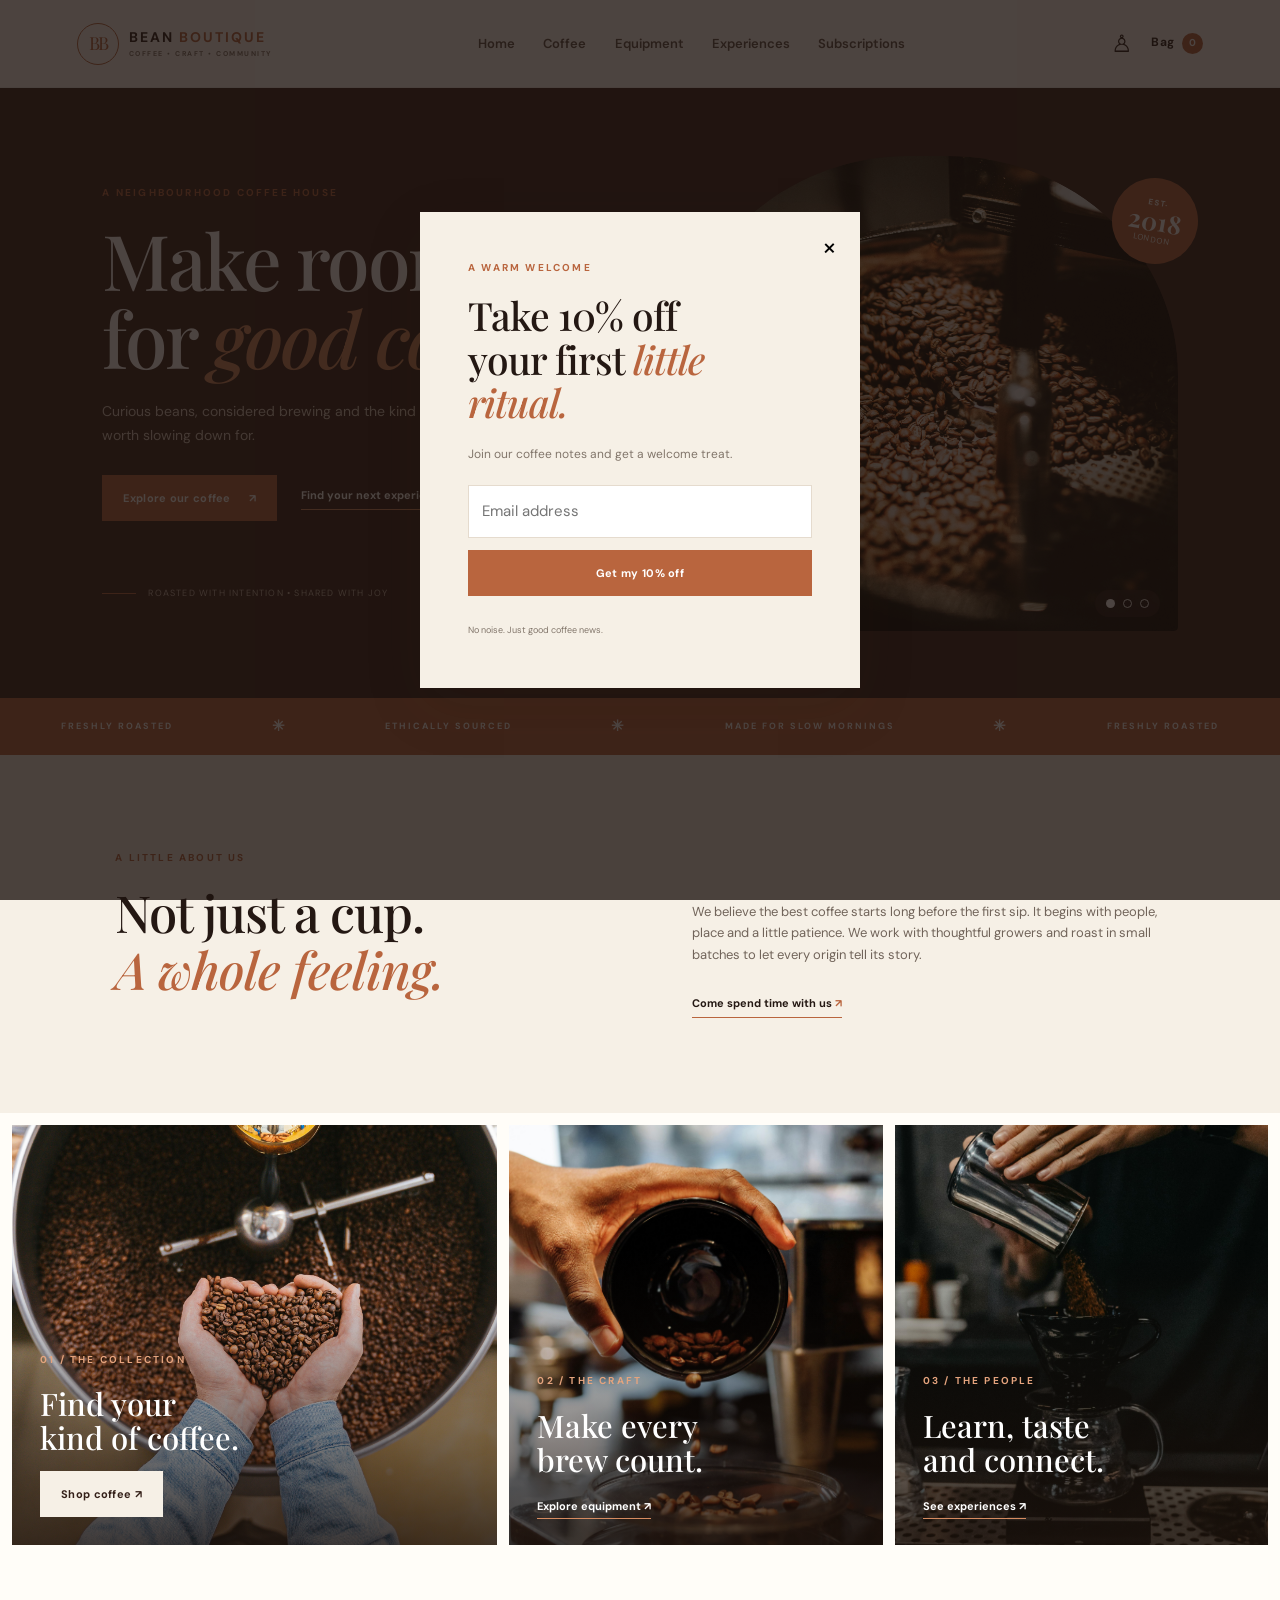
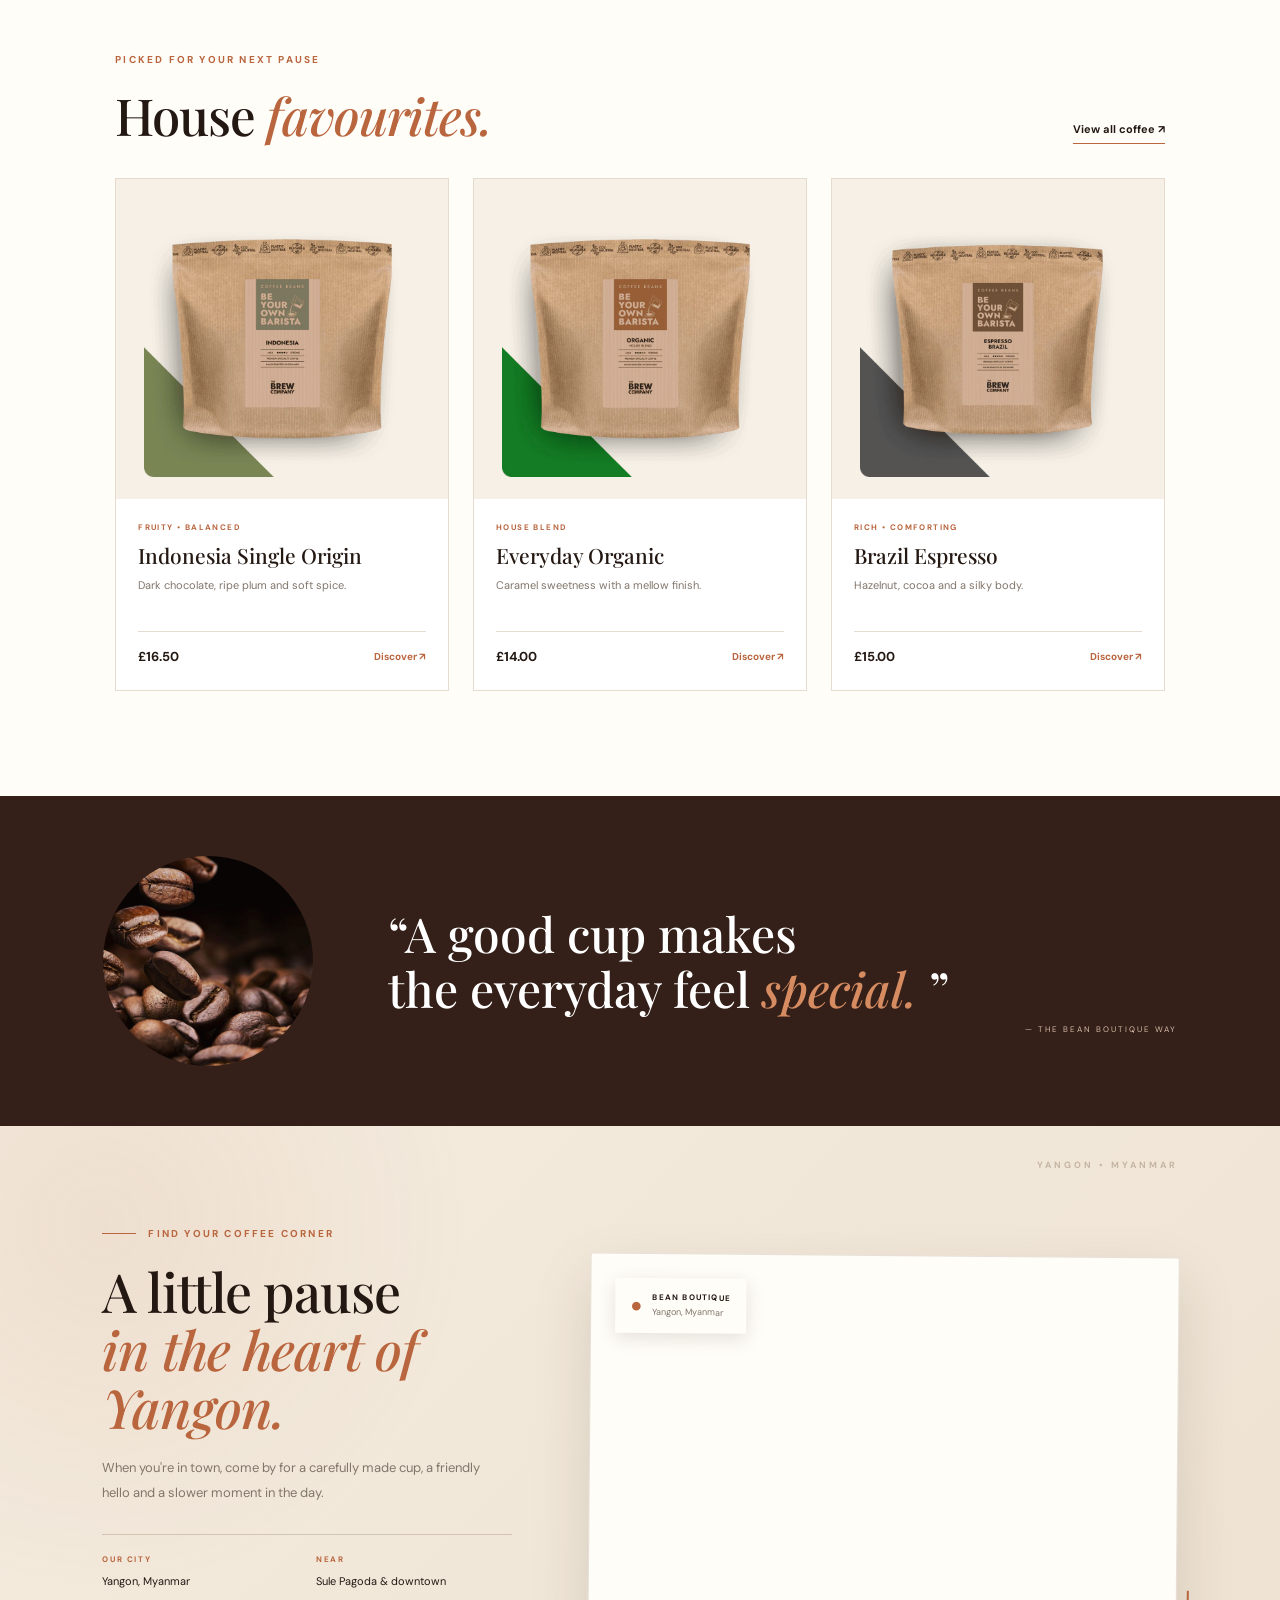
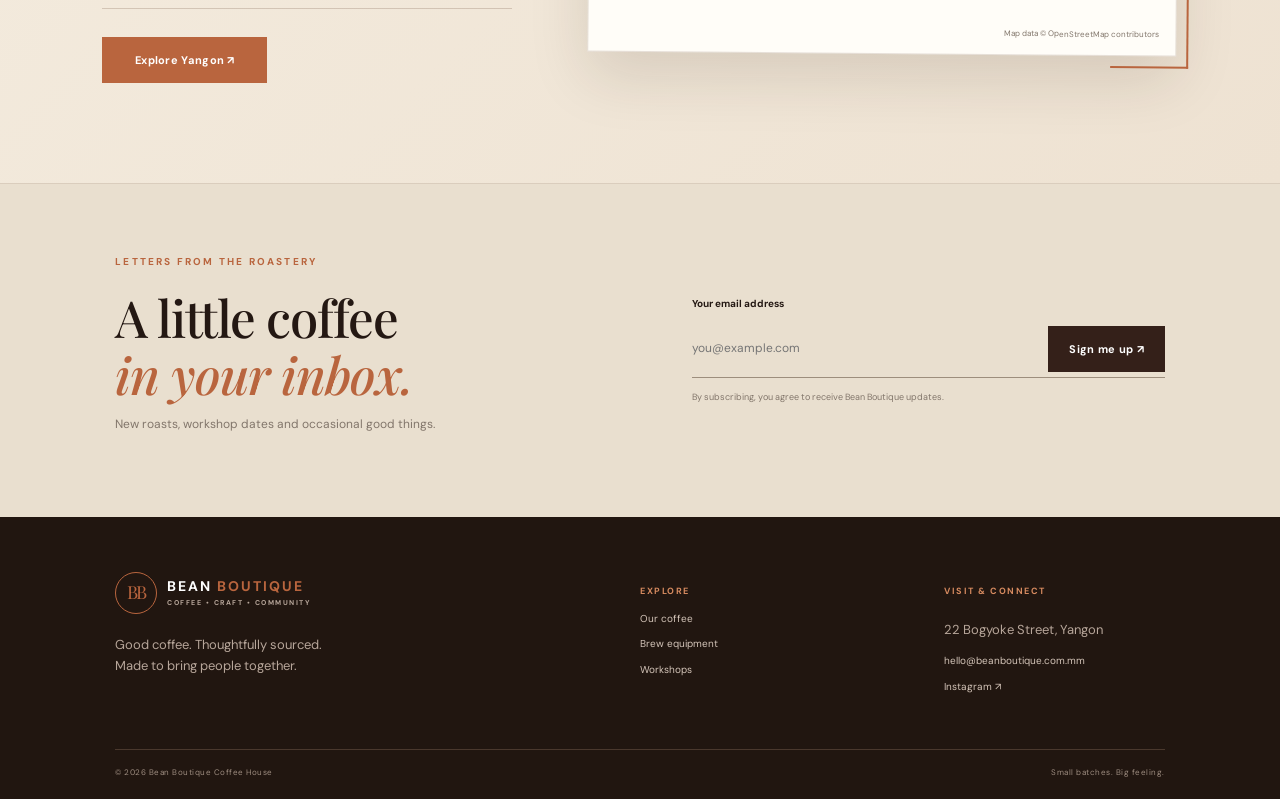
<file: index.html>
<!DOCTYPE html>
<html lang="en">
 <head>
  <meta charset="utf-8"/>
  <meta content="width=device-width, initial-scale=1" name="viewport"/>
  <title>
   Home | Bean Boutique
  </title>
  <meta content="Discover thoughtfully sourced coffee, brewing tools and coffee experiences at Bean Boutique." name="description"/>
  <link href="https://fonts.googleapis.com" rel="preconnect"/>
  <link crossorigin="" href="https://fonts.gstatic.com" rel="preconnect"/>
  <link href="https://fonts.googleapis.com/css2?family=DM+Sans:wght@400;500;600;700&amp;family=Playfair+Display:wght@500;600;700&amp;display=swap" rel="stylesheet"/>
  <link href="style.css" rel="stylesheet"/>
  <link href="https://cdn.jsdelivr.net/npm/bootstrap-icons@1.11.3/font/bootstrap-icons.min.css" rel="stylesheet"/>
 </head>
 <body class="">
  <header class="site-header">
   <a aria-label="Bean Boutique home" class="brand" href="index.html">
    <span class="brand-mark">
     BB
    </span>
    <span class="brand-name">
     BEAN
     <i>
      BOUTIQUE
     </i>
     <small>
      COFFEE &bull; CRAFT &bull; COMMUNITY
     </small>
    </span>
   </a>
   <button aria-expanded="false" aria-label="Open navigation" class="menu-toggle">
    ☰
   </button>
   <nav aria-label="Main navigation" class="main-nav">
    <a href="index.html">
     Home
    </a>
    <a href="CoffeeSelection.html">
     Coffee
    </a>
    <a href="BrewingEquips.html">
     Equipment
    </a>
    <a href="EventsWorkshops.html">
     Experiences
    </a>
    <a href="SpecialOffers.html">
     Subscriptions
    </a>
   </nav>
   <div class="header-actions">
    <a aria-label="Your profile" class="icon-link" href="Profile.html">
     ♙
    </a>
    <a class="bag-link" href="Cart.html">
     Bag
     <span class="bag-count" id="bagCount">
      0
     </span>
    </a>
   </div>
  </header>
  <main>
   <section class="hero hero-home">
    <div class="hero-copy">
     <p class="eyebrow">
      A neighbourhood coffee house
     </p>
     <h1>
      Make room
      <br/>
      for
      <em>
       good coffee.
      </em>
     </h1>
     <p class="hero-intro">
      Curious beans, considered brewing and the kind of moments worth slowing down for.
     </p>
     <div class="button-row">
      <a class="btn btn-copper" href="CoffeeSelection.html">
       Explore our coffee
       <span>
        &nearrow;
       </span>
      </a>
      <a class="text-link light-link" href="EventsWorkshops.html">
       Find your next experience
      </a>
     </div>
     <div class="hero-note">
      <span class="note-line">
      </span>
      Roasted with intention &bull; Shared with joy
     </div>
    </div>
    <div class="hero-visual hero-slideshow" aria-label="Bean Boutique coffee gallery">
     <div class="hero-slides">
      <img class="hero-slide is-active" src="images/banner2.jpg" alt="Freshly roasted coffee beans"/>
      <img class="hero-slide" src="images/banner1.webp" alt="Coffee beans and fresh coffee ingredients"/>
      <img class="hero-slide" src="images/banner3.jpg" alt="Coffee brewing and coffee beans"/>
     </div>
     <div class="slideshow-dots" aria-label="Slideshow controls">
      <button class="slide-dot is-active" type="button" aria-label="Show slide 1" aria-pressed="true"></button>
      <button class="slide-dot" type="button" aria-label="Show slide 2" aria-pressed="false"></button>
      <button class="slide-dot" type="button" aria-label="Show slide 3" aria-pressed="false"></button>
     </div>
     <div class="image-stamp">
      <b>
       EST.
      </b>
      <strong>
       2018
      </strong>
      <small>
       LONDON
      </small>
     </div>
     <div class="hero-caption">
      THE DAILY RITUAL
      <br/>
      <span>
       Since the first pour.
      </span>
     </div>
    </div>
   </section>
   <section class="ticker">
    <span>
     FRESHLY ROASTED
    </span>
    <b>
     ✳
    </b>
    <span>
     ETHICALLY SOURCED
    </span>
    <b>
     ✳
    </b>
    <span>
     MADE FOR SLOW MORNINGS
    </span>
    <b>
     ✳
    </b>
    <span>
     FRESHLY ROASTED
    </span>
   </section>
   <section class="section section-split">
    <div class="section-heading">
     <p class="eyebrow">
      A little about us
     </p>
     <h2>
      Not just a cup.
      <br/>
      <em>
       A whole feeling.
      </em>
     </h2>
    </div>
    <div class="section-copy">
     <p>
      We believe the best coffee starts long before the first sip. It begins with people, place and a little patience. We work with thoughtful growers and roast in small batches to let every origin tell its story.
     </p>
     <a class="text-link" href="EventsWorkshops.html">
      Come spend time with us
      <span>
       &nearrow;
      </span>
     </a>
    </div>
   </section>
   <section class="feature-grid">
    <article class="feature-card feature-large">
     <img alt="Hands holding coffee beans" src="images/cb1.jpg"/>
     <div>
      <p class="eyebrow">
       01 / The collection
      </p>
      <h3>
       Find your
       <br/>
       kind of coffee.
      </h3>
      <a class="btn btn-light" href="CoffeeSelection.html">
       Shop coffee &nearrow;
      </a>
     </div>
    </article>
    <article class="feature-card">
     <img alt="Coffee being prepared" src="images/cb2.jpg"/>
     <div>
      <p class="eyebrow">
       02 / The craft
      </p>
      <h3>
       Make every
       <br/>
       brew count.
      </h3>
      <a class="text-link light-link" href="BrewingEquips.html">
       Explore equipment &nearrow;
      </a>
     </div>
    </article>
    <article class="feature-card">
     <img alt="Coffee brewing workshop" src="images/brewing-class.jpg"/>
     <div>
      <p class="eyebrow">
       03 / The people
      </p>
      <h3>
       Learn, taste
       <br/>
       and connect.
      </h3>
      <a class="text-link light-link" href="EventsWorkshops.html">
       See experiences &nearrow;
      </a>
     </div>
    </article>
   </section>
   <section class="section favorites home-favourites">
    <div class="section-title-row">
     <div>
      <p class="eyebrow">
       Picked for your next pause
      </p>
      <h2>
       House
       <em>
        favourites.
       </em>
      </h2>
     </div>
     <a class="text-link" href="CoffeeSelection.html">
      View all coffee &nearrow;
     </a>
    </div>
    <div class="product-grid compact">
     <article class="product-card">
      <a href="CoffeeSelection.html">
       <img alt="Indonesia coffee bag" src="images/Indonesia-bean.jpg"/>
      </a>
      <div class="product-info">
       <span class="tag">
        FRUITY &bull; BALANCED
       </span>
       <h3>
        Indonesia Single Origin
       </h3>
       <p>
        Dark chocolate, ripe plum and soft spice.
       </p>
       <div class="product-foot">
        <b>
         &pound;16.50
        </b>
        <a href="CoffeeSelection.html">
         Discover &nearrow;
        </a>
       </div>
      </div>
     </article>
     <article class="product-card">
      <a href="CoffeeSelection.html">
       <img alt="Organic blend coffee bag" src="images/Organic-blend.jpg"/>
      </a>
      <div class="product-info">
       <span class="tag">
        HOUSE BLEND
       </span>
       <h3>
        Everyday Organic
       </h3>
       <p>
        Caramel sweetness with a mellow finish.
       </p>
       <div class="product-foot">
        <b>
         &pound;14.00
        </b>
        <a href="CoffeeSelection.html">
         Discover &nearrow;
        </a>
       </div>
      </div>
     </article>
     <article class="product-card">
      <a href="CoffeeSelection.html">
       <img alt="Brazil espresso coffee bag" src="images/Brazil-Espresso.jpg"/>
      </a>
      <div class="product-info">
       <span class="tag">
        RICH &bull; COMFORTING
       </span>
       <h3>
        Brazil Espresso
       </h3>
       <p>
        Hazelnut, cocoa and a silky body.
       </p>
       <div class="product-foot">
        <b>
         &pound;15.00
        </b>
        <a href="CoffeeSelection.html">
         Discover &nearrow;
        </a>
       </div>
      </div>
     </article>
    </div>
   </section>
   <section class="quote-band">
    <img alt="Roasted coffee beans" src="images/coffee.jpg"/>
    <blockquote>
     &ldquo;A good cup makes
     <br/>
     the everyday feel
     <em>
      special.
     </em>
     &rdquo;
    </blockquote>
    <span>
     &mdash; THE BEAN BOUTIQUE WAY
    </span>
   </section>
   <section class="home-visit">
    <div class="home-visit-copy">
     <p class="eyebrow">
      Find your coffee corner
     </p>
     <h2>
      A little pause
      <br/>
      <em>
       in the heart of Yangon.
      </em>
     </h2>
     <p>
      When you're in town, come by for a carefully made cup, a friendly hello and a slower moment in the day.
     </p>
     <div class="visit-details">
      <span>
       <b>
        OUR CITY
       </b>
       Yangon, Myanmar
      </span>
      <span>
       <b>
        NEAR
       </b>
       Sule Pagoda &amp; downtown
      </span>
     </div>
     <a class="btn btn-copper" href="https://www.openstreetmap.org/?mlat=16.7754&amp;mlon=96.1585#map=16/16.7754/96.1585" rel="noopener" target="_blank">
      Explore Yangon &nearrow;
     </a>
    </div>
    <div class="home-map-frame">
     <div class="map-label">
      <span class="map-pin">
       ●
      </span>
      <div>
       <b>
        BEAN BOUTIQUE
       </b>
       <small>
        Yangon, Myanmar
       </small>
      </div>
     </div>
     <iframe loading="lazy" src="https://www.openstreetmap.org/export/embed.html?bbox=96.135%2C16.755%2C96.185%2C16.795&amp;layer=mapnik&amp;marker=16.7754%2C96.1585" title="Interactive map of downtown Yangon, Myanmar">
     </iframe>
     <small class="map-credit">
      Map data &copy; OpenStreetMap contributors
     </small>
    </div>
   </section>
   <section class="newsletter">
    <div>
     <p class="eyebrow">
      Letters from the roastery
     </p>
     <h2>
      A little coffee
      <br/>
      <em>
       in your inbox.
      </em>
     </h2>
     <p>
      New roasts, workshop dates and occasional good things.
     </p>
    </div>
    <form class="newsletter-form" id="newsletterForm">
     <label for="newsletterEmail">
      Your email address
     </label>
     <div class="input-action">
      <input id="newsletterEmail" placeholder="you@example.com" required="" type="email"/>
      <button class="btn btn-dark" type="submit">
       Sign me up &nearrow;
      </button>
     </div>
     <small>
      By subscribing, you agree to receive Bean Boutique updates.
     </small>
    </form>
   </section>
   <div aria-hidden="true" class="modal-backdrop" id="welcomeModal">
    <div class="modal-card">
     <button aria-label="Close" class="modal-close" type="button">
      &times;
     </button>
     <p class="eyebrow">
      A warm welcome
     </p>
     <h2>
      Take 10% off
      <br/>
      your first
      <em>
       little ritual.
      </em>
     </h2>
     <p>
      Join our coffee notes and get a welcome treat.
     </p>
     <form id="welcomeForm">
      <input placeholder="Email address" required="" type="email"/>
      <button class="btn btn-copper">
       Get my 10% off
      </button>
     </form>
     <small>
      No noise. Just good coffee news.
     </small>
    </div>
   </div>
  </main>
  <footer class="site-footer">
   <div class="footer-top">
    <div>
     <a class="brand brand-light" href="index.html">
      <span class="brand-mark">
       BB
      </span>
      <span class="brand-name">
       BEAN
       <i>
        BOUTIQUE
       </i>
       <small>
        COFFEE &bull; CRAFT &bull; COMMUNITY
       </small>
      </span>
     </a>
     <p>
      Good coffee. Thoughtfully sourced.
      <br/>
      Made to bring people together.
     </p>
    </div>
    <div>
     <h4>
      Explore
     </h4>
     <a href="CoffeeSelection.html">
      Our coffee
     </a>
     <a href="BrewingEquips.html">
      Brew equipment
     </a>
     <a href="EventsWorkshops.html">
      Workshops
     </a>
    </div>
    <div>
     <h4>
      Visit &amp; connect
     </h4>
     <p>
      22 Bogyoke Street, Yangon
     </p>
     <a href="mailto:hello@beanboutique.com.mm">
      hello@beanboutique.com.mm
     </a>
     <a href="https://www.instagram.com/" rel="noopener" target="_blank">
      Instagram &nearrow;
     </a>
    </div>
   </div>
   <div class="footer-bottom">
    <span>
     &copy; 2026 Bean Boutique Coffee House
    </span>
    <span>
     Small batches. Big feeling.
    </span>
   </div>
  </footer>
  <script defer="" src="script.js">
  </script>
 </body>
</html>
</file>
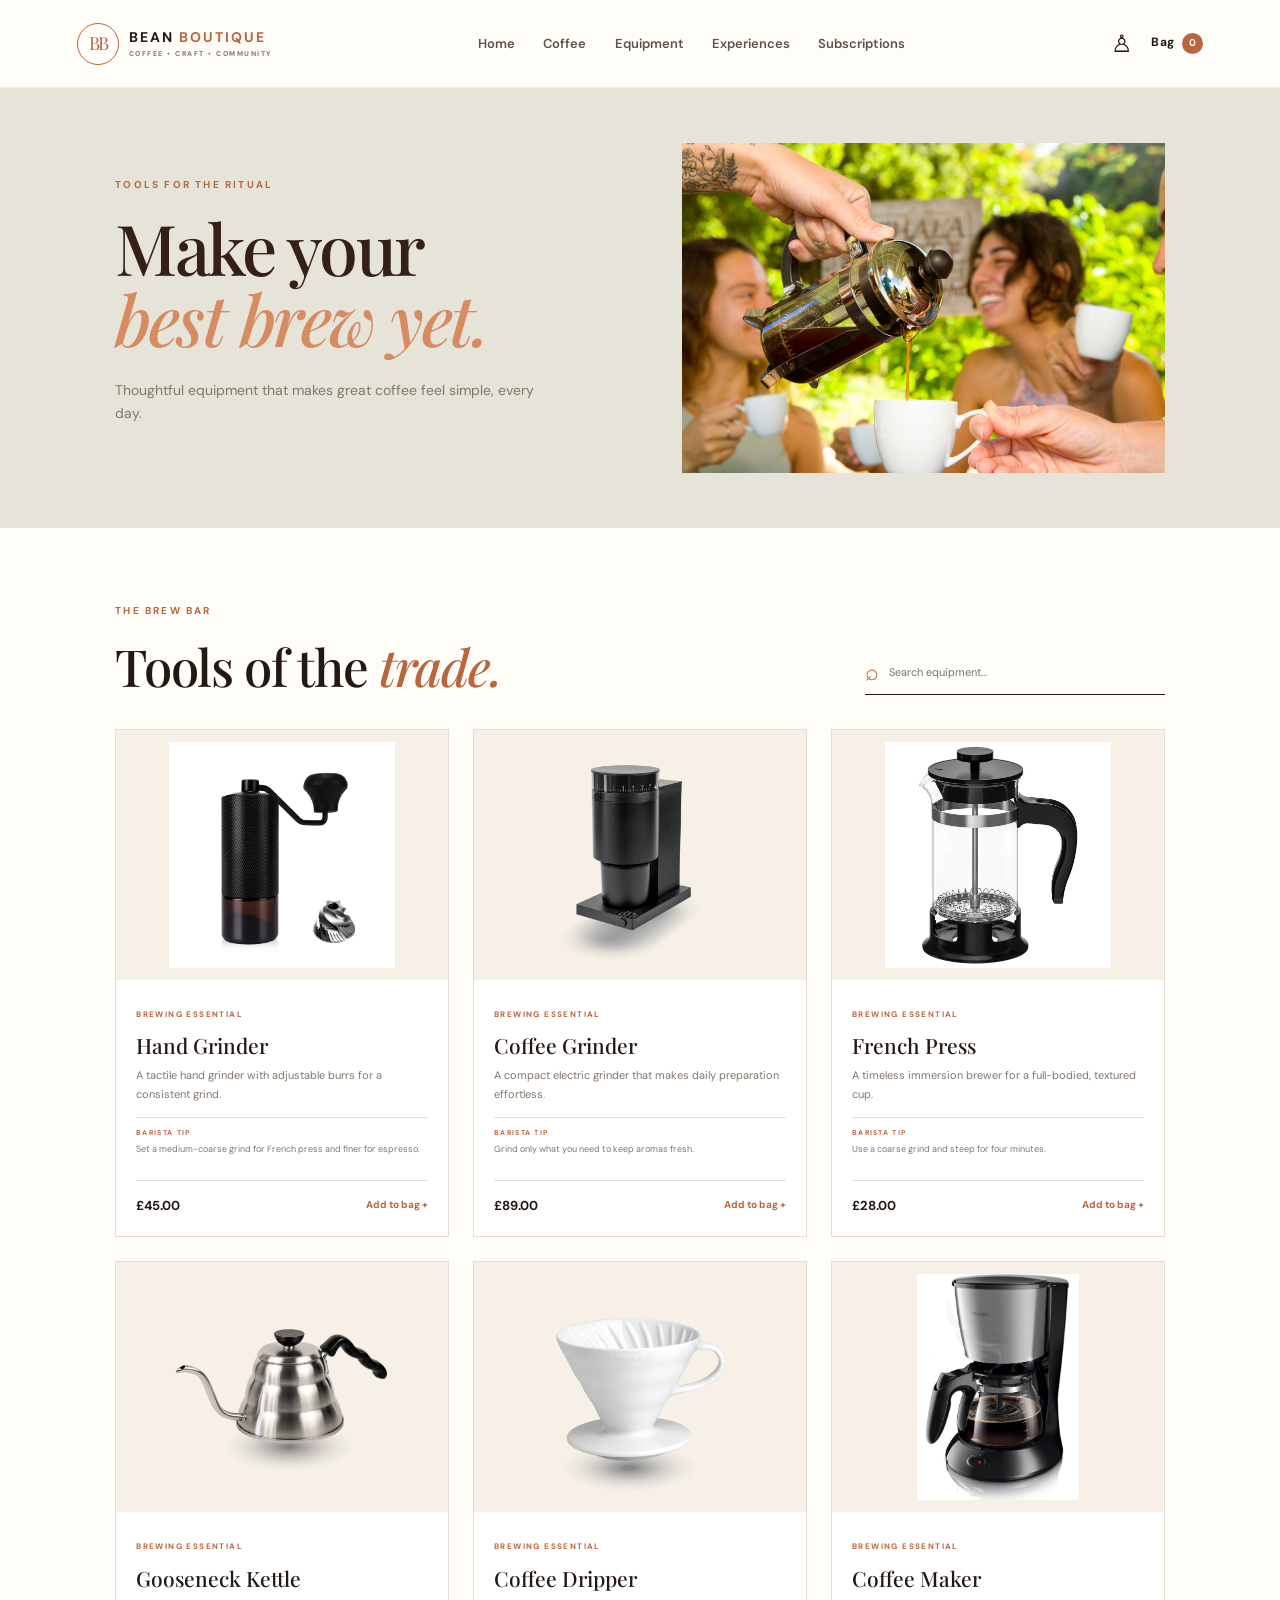
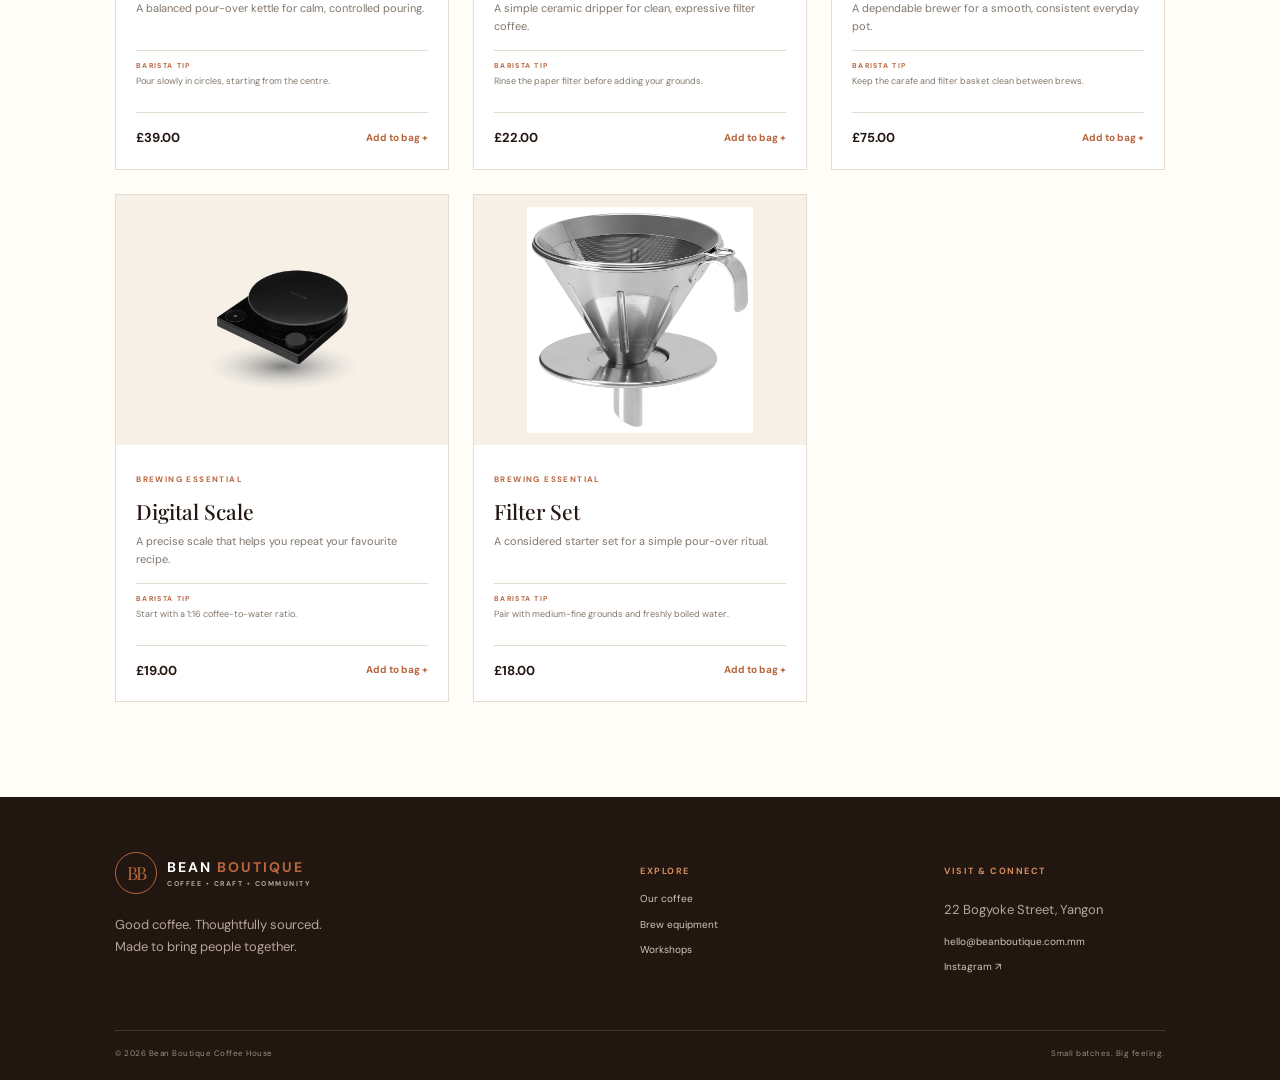
<file: BrewingEquips.html>
<!DOCTYPE html>
<html lang="en">
 <head>
  <meta charset="utf-8"/>
  <meta content="width=device-width, initial-scale=1" name="viewport"/>
  <title>
   Brewing Equipment | Bean Boutique
  </title>
  <meta content="Discover thoughtfully sourced coffee, brewing tools and coffee experiences at Bean Boutique." name="description"/>
  <link href="https://fonts.googleapis.com" rel="preconnect"/>
  <link crossorigin="" href="https://fonts.gstatic.com" rel="preconnect"/>
  <link href="https://fonts.googleapis.com/css2?family=DM+Sans:wght@400;500;600;700&amp;family=Playfair+Display:wght@500;600;700&amp;display=swap" rel="stylesheet"/>
  <link href="style.css" rel="stylesheet"/>
  <link href="https://cdn.jsdelivr.net/npm/bootstrap-icons@1.11.3/font/bootstrap-icons.min.css" rel="stylesheet"/>
 </head>
 <body class="">
  <header class="site-header">
   <a aria-label="Bean Boutique home" class="brand" href="index.html">
    <span class="brand-mark">
     BB
    </span>
    <span class="brand-name">
     BEAN
     <i>
      BOUTIQUE
     </i>
     <small>
      COFFEE &bull; CRAFT &bull; COMMUNITY
     </small>
    </span>
   </a>
   <button aria-expanded="false" aria-label="Open navigation" class="menu-toggle">
    ☰
   </button>
   <nav aria-label="Main navigation" class="main-nav">
    <a href="index.html">
     Home
    </a>
    <a href="CoffeeSelection.html">
     Coffee
    </a>
    <a href="BrewingEquips.html">
     Equipment
    </a>
    <a href="EventsWorkshops.html">
     Experiences
    </a>
    <a href="SpecialOffers.html">
     Subscriptions
    </a>
   </nav>
   <div class="header-actions">
    <a aria-label="Your profile" class="icon-link" href="Profile.html">
     ♙
    </a>
    <a class="bag-link" href="Cart.html">
     Bag
     <span class="bag-count" id="bagCount">
      0
     </span>
    </a>
   </div>
  </header>
  <main>
   <section class="page-hero page-hero-equipment">
    <div>
     <p class="eyebrow">
      Tools for the ritual
     </p>
     <h1>
      Make your
      <br/>
      <em>
       best brew yet.
      </em>
     </h1>
     <p>
      Thoughtful equipment that makes great coffee feel simple, every day.
     </p>
    </div>
    <img alt="Coffee brewing equipment and beans" src="images/banner1.webp"/>
   </section>
   <section class="section shop-section">
    <div class="shop-toolbar">
     <div>
      <p class="eyebrow">
       The brew bar
      </p>
      <h2>
       Tools of the
       <em>
        trade.
       </em>
      </h2>
     </div>
     <label class="search-field">
      <span>
       &telrec;
      </span>
      <input aria-label="Search equipment" id="equipmentSearch" placeholder="Search equipment..." type="search"/>
     </label>
    </div>
    <div class="product-grid">
     <article class="product-card equipment-card">
      <div class="product-image">
       <img alt="Hand Grinder" src="images/handgrinder.jpg"/>
      </div>
      <div class="product-info">
       <span class="tag">
        BREWING ESSENTIAL
       </span>
       <h3>
        Hand Grinder
       </h3>
       <p>
        A tactile hand grinder with adjustable burrs for a consistent grind.
       </p>
       <div class="tasting-note">
        <b>
         BARISTA TIP
        </b>
        <span>
         Set a medium-coarse grind for French press and finer for espresso.
        </span>
       </div>
       <div class="product-foot">
        <b>
         &pound;45.00
        </b>
        <button class="add-button" data-name="Hand Grinder" data-price="45.00">
         Add to bag +
        </button>
       </div>
      </div>
     </article>
     <article class="product-card equipment-card">
      <div class="product-image">
       <img alt="Coffee Grinder" src="images/machinegrinder.jpg"/>
      </div>
      <div class="product-info">
       <span class="tag">
        BREWING ESSENTIAL
       </span>
       <h3>
        Coffee Grinder
       </h3>
       <p>
        A compact electric grinder that makes daily preparation effortless.
       </p>
       <div class="tasting-note">
        <b>
         BARISTA TIP
        </b>
        <span>
         Grind only what you need to keep aromas fresh.
        </span>
       </div>
       <div class="product-foot">
        <b>
         &pound;89.00
        </b>
        <button class="add-button" data-name="Coffee Grinder" data-price="89.00">
         Add to bag +
        </button>
       </div>
      </div>
     </article>
     <article class="product-card equipment-card">
      <div class="product-image">
       <img alt="French Press" src="images/french-press.jpg"/>
      </div>
      <div class="product-info">
       <span class="tag">
        BREWING ESSENTIAL
       </span>
       <h3>
        French Press
       </h3>
       <p>
        A timeless immersion brewer for a full-bodied, textured cup.
       </p>
       <div class="tasting-note">
        <b>
         BARISTA TIP
        </b>
        <span>
         Use a coarse grind and steep for four minutes.
        </span>
       </div>
       <div class="product-foot">
        <b>
         &pound;28.00
        </b>
        <button class="add-button" data-name="French Press" data-price="28.00">
         Add to bag +
        </button>
       </div>
      </div>
     </article>
     <article class="product-card equipment-card">
      <div class="product-image">
       <img alt="Gooseneck Kettle" src="images/kettle.jpg"/>
      </div>
      <div class="product-info">
       <span class="tag">
        BREWING ESSENTIAL
       </span>
       <h3>
        Gooseneck Kettle
       </h3>
       <p>
        A balanced pour-over kettle for calm, controlled pouring.
       </p>
       <div class="tasting-note">
        <b>
         BARISTA TIP
        </b>
        <span>
         Pour slowly in circles, starting from the centre.
        </span>
       </div>
       <div class="product-foot">
        <b>
         &pound;39.00
        </b>
        <button class="add-button" data-name="Gooseneck Kettle" data-price="39.00">
         Add to bag +
        </button>
       </div>
      </div>
     </article>
     <article class="product-card equipment-card">
      <div class="product-image">
       <img alt="Coffee Dripper" src="images/coffee-dripper.jpg"/>
      </div>
      <div class="product-info">
       <span class="tag">
        BREWING ESSENTIAL
       </span>
       <h3>
        Coffee Dripper
       </h3>
       <p>
        A simple ceramic dripper for clean, expressive filter coffee.
       </p>
       <div class="tasting-note">
        <b>
         BARISTA TIP
        </b>
        <span>
         Rinse the paper filter before adding your grounds.
        </span>
       </div>
       <div class="product-foot">
        <b>
         &pound;22.00
        </b>
        <button class="add-button" data-name="Coffee Dripper" data-price="22.00">
         Add to bag +
        </button>
       </div>
      </div>
     </article>
     <article class="product-card equipment-card">
      <div class="product-image">
       <img alt="Coffee Maker" src="images/coffee-maker.jpg"/>
      </div>
      <div class="product-info">
       <span class="tag">
        BREWING ESSENTIAL
       </span>
       <h3>
        Coffee Maker
       </h3>
       <p>
        A dependable brewer for a smooth, consistent everyday pot.
       </p>
       <div class="tasting-note">
        <b>
         BARISTA TIP
        </b>
        <span>
         Keep the carafe and filter basket clean between brews.
        </span>
       </div>
       <div class="product-foot">
        <b>
         &pound;75.00
        </b>
        <button class="add-button" data-name="Coffee Maker" data-price="75.00">
         Add to bag +
        </button>
       </div>
      </div>
     </article>
     <article class="product-card equipment-card">
      <div class="product-image">
       <img alt="Digital Scale" src="images/scale.jpg"/>
      </div>
      <div class="product-info">
       <span class="tag">
        BREWING ESSENTIAL
       </span>
       <h3>
        Digital Scale
       </h3>
       <p>
        A precise scale that helps you repeat your favourite recipe.
       </p>
       <div class="tasting-note">
        <b>
         BARISTA TIP
        </b>
        <span>
         Start with a 1:16 coffee-to-water ratio.
        </span>
       </div>
       <div class="product-foot">
        <b>
         &pound;19.00
        </b>
        <button class="add-button" data-name="Digital Scale" data-price="19.00">
         Add to bag +
        </button>
       </div>
      </div>
     </article>
     <article class="product-card equipment-card">
      <div class="product-image">
       <img alt="Filter Set" src="images/3-piece-filter-set.jpg"/>
      </div>
      <div class="product-info">
       <span class="tag">
        BREWING ESSENTIAL
       </span>
       <h3>
        Filter Set
       </h3>
       <p>
        A considered starter set for a simple pour-over ritual.
       </p>
       <div class="tasting-note">
        <b>
         BARISTA TIP
        </b>
        <span>
         Pair with medium-fine grounds and freshly boiled water.
        </span>
       </div>
       <div class="product-foot">
        <b>
         &pound;18.00
        </b>
        <button class="add-button" data-name="Filter Set" data-price="18.00">
         Add to bag +
        </button>
       </div>
      </div>
     </article>
    </div>
   </section>
  </main>
  <footer class="site-footer">
   <div class="footer-top">
    <div>
     <a class="brand brand-light" href="index.html">
      <span class="brand-mark">
       BB
      </span>
      <span class="brand-name">
       BEAN
       <i>
        BOUTIQUE
       </i>
       <small>
        COFFEE &bull; CRAFT &bull; COMMUNITY
       </small>
      </span>
     </a>
     <p>
      Good coffee. Thoughtfully sourced.
      <br/>
      Made to bring people together.
     </p>
    </div>
    <div>
     <h4>
      Explore
     </h4>
     <a href="CoffeeSelection.html">
      Our coffee
     </a>
     <a href="BrewingEquips.html">
      Brew equipment
     </a>
     <a href="EventsWorkshops.html">
      Workshops
     </a>
    </div>
    <div>
     <h4>
      Visit &amp; connect
     </h4>
     <p>
      22 Bogyoke Street, Yangon
     </p>
     <a href="mailto:hello@beanboutique.com.mm">
      hello@beanboutique.com.mm
     </a>
     <a href="https://www.instagram.com/" rel="noopener" target="_blank">
      Instagram &nearrow;
     </a>
    </div>
   </div>
   <div class="footer-bottom">
    <span>
     &copy; 2026 Bean Boutique Coffee House
    </span>
    <span>
     Small batches. Big feeling.
    </span>
   </div>
  </footer>
  <script defer="" src="script.js">
  </script>
 </body>
</html>
</file>
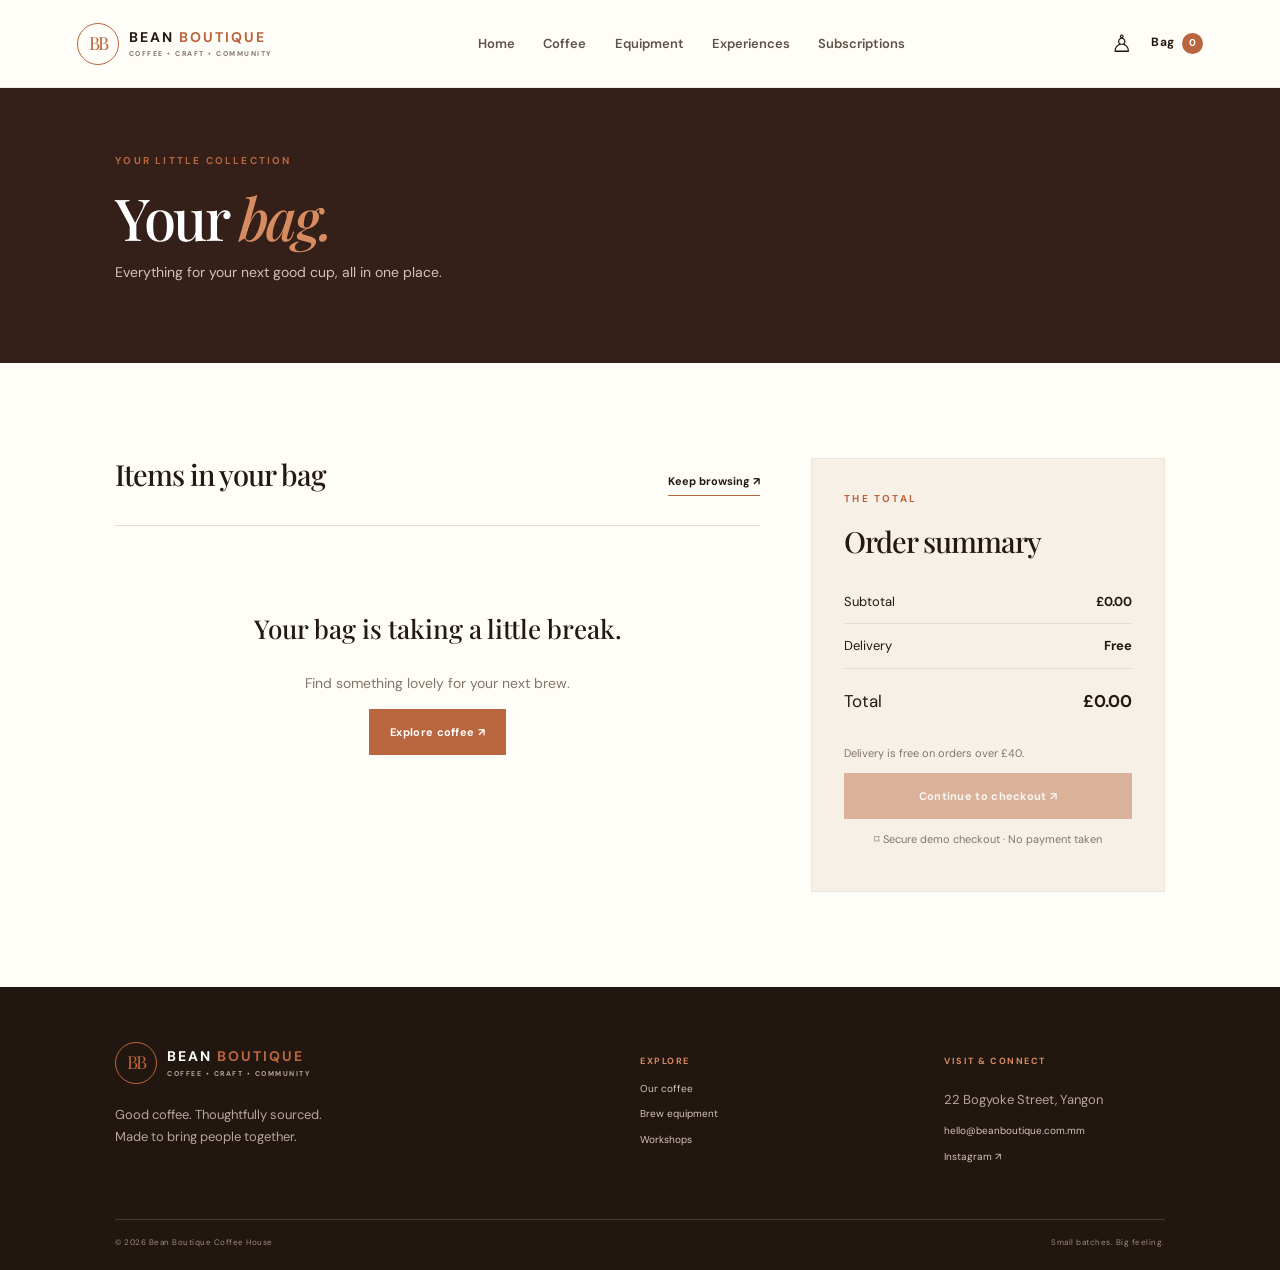
<file: Cart.html>
<!DOCTYPE html>
<html lang="en">
 <head>
  <meta charset="utf-8"/>
  <meta content="width=device-width, initial-scale=1" name="viewport"/>
  <title>
   Your Bag | Bean Boutique
  </title>
  <meta content="Discover thoughtfully sourced coffee, brewing tools and coffee experiences at Bean Boutique." name="description"/>
  <link href="https://fonts.googleapis.com" rel="preconnect"/>
  <link crossorigin="" href="https://fonts.gstatic.com" rel="preconnect"/>
  <link href="https://fonts.googleapis.com/css2?family=DM+Sans:wght@400;500;600;700&amp;family=Playfair+Display:wght@500;600;700&amp;display=swap" rel="stylesheet"/>
  <link href="style.css" rel="stylesheet"/>
  <link href="https://cdn.jsdelivr.net/npm/bootstrap-icons@1.11.3/font/bootstrap-icons.min.css" rel="stylesheet"/>
 </head>
 <body class="">
  <header class="site-header">
   <a aria-label="Bean Boutique home" class="brand" href="index.html">
    <span class="brand-mark">
     BB
    </span>
    <span class="brand-name">
     BEAN
     <i>
      BOUTIQUE
     </i>
     <small>
      COFFEE &bull; CRAFT &bull; COMMUNITY
     </small>
    </span>
   </a>
   <button aria-expanded="false" aria-label="Open navigation" class="menu-toggle">
    ☰
   </button>
   <nav aria-label="Main navigation" class="main-nav">
    <a href="index.html">
     Home
    </a>
    <a href="CoffeeSelection.html">
     Coffee
    </a>
    <a href="BrewingEquips.html">
     Equipment
    </a>
    <a href="EventsWorkshops.html">
     Experiences
    </a>
    <a href="SpecialOffers.html">
     Subscriptions
    </a>
   </nav>
   <div class="header-actions">
    <a aria-label="Your profile" class="icon-link" href="Profile.html">
     ♙
    </a>
    <a class="bag-link" href="Cart.html">
     Bag
     <span class="bag-count" id="bagCount">
      0
     </span>
    </a>
   </div>
  </header>
  <main>
   <section class="simple-page-head">
    <p class="eyebrow">
     Your little collection
    </p>
    <h1>
     Your
     <em>
      bag.
     </em>
    </h1>
    <p>
     Everything for your next good cup, all in one place.
    </p>
   </section>
   <section class="section cart-layout">
    <div class="cart-main">
     <div class="cart-heading">
      <h2>
       Items in your bag
      </h2>
      <a class="text-link" href="CoffeeSelection.html">
       Keep browsing &nearrow;
      </a>
     </div>
     <div class="cart-items" id="cartItems">
     </div>
    </div>
    <aside class="summary-card">
     <p class="eyebrow">
      The total
     </p>
     <h2>
      Order summary
     </h2>
     <div class="summary-line">
      <span>
       Subtotal
      </span>
      <b id="cartSubtotal">
       &pound;0.00
      </b>
     </div>
     <div class="summary-line">
      <span>
       Delivery
      </span>
      <b id="cartDelivery">
       &pound;0.00
      </b>
     </div>
     <div class="summary-line summary-total">
      <span>
       Total
      </span>
      <b id="cartTotal">
       &pound;0.00
      </b>
     </div>
     <p class="summary-hint">
      Delivery is free on orders over &pound;40.
     </p>
     <a class="btn btn-copper btn-full" href="Checkout.html" id="checkoutLink">
      Continue to checkout &nearrow;
     </a>
     <p class="secure-note">
      ⌑ Secure demo checkout &middot; No payment taken
     </p>
    </aside>
   </section>
  </main>
  <footer class="site-footer">
   <div class="footer-top">
    <div>
     <a class="brand brand-light" href="index.html">
      <span class="brand-mark">
       BB
      </span>
      <span class="brand-name">
       BEAN
       <i>
        BOUTIQUE
       </i>
       <small>
        COFFEE &bull; CRAFT &bull; COMMUNITY
       </small>
      </span>
     </a>
     <p>
      Good coffee. Thoughtfully sourced.
      <br/>
      Made to bring people together.
     </p>
    </div>
    <div>
     <h4>
      Explore
     </h4>
     <a href="CoffeeSelection.html">
      Our coffee
     </a>
     <a href="BrewingEquips.html">
      Brew equipment
     </a>
     <a href="EventsWorkshops.html">
      Workshops
     </a>
    </div>
    <div>
     <h4>
      Visit &amp; connect
     </h4>
     <p>
      22 Bogyoke Street, Yangon
     </p>
     <a href="mailto:hello@beanboutique.com.mm">
      hello@beanboutique.com.mm
     </a>
     <a href="https://www.instagram.com/" rel="noopener" target="_blank">
      Instagram &nearrow;
     </a>
    </div>
   </div>
   <div class="footer-bottom">
    <span>
     &copy; 2026 Bean Boutique Coffee House
    </span>
    <span>
     Small batches. Big feeling.
    </span>
   </div>
  </footer>
  <script defer="" src="script.js">
  </script>
 </body>
</html>
</file>
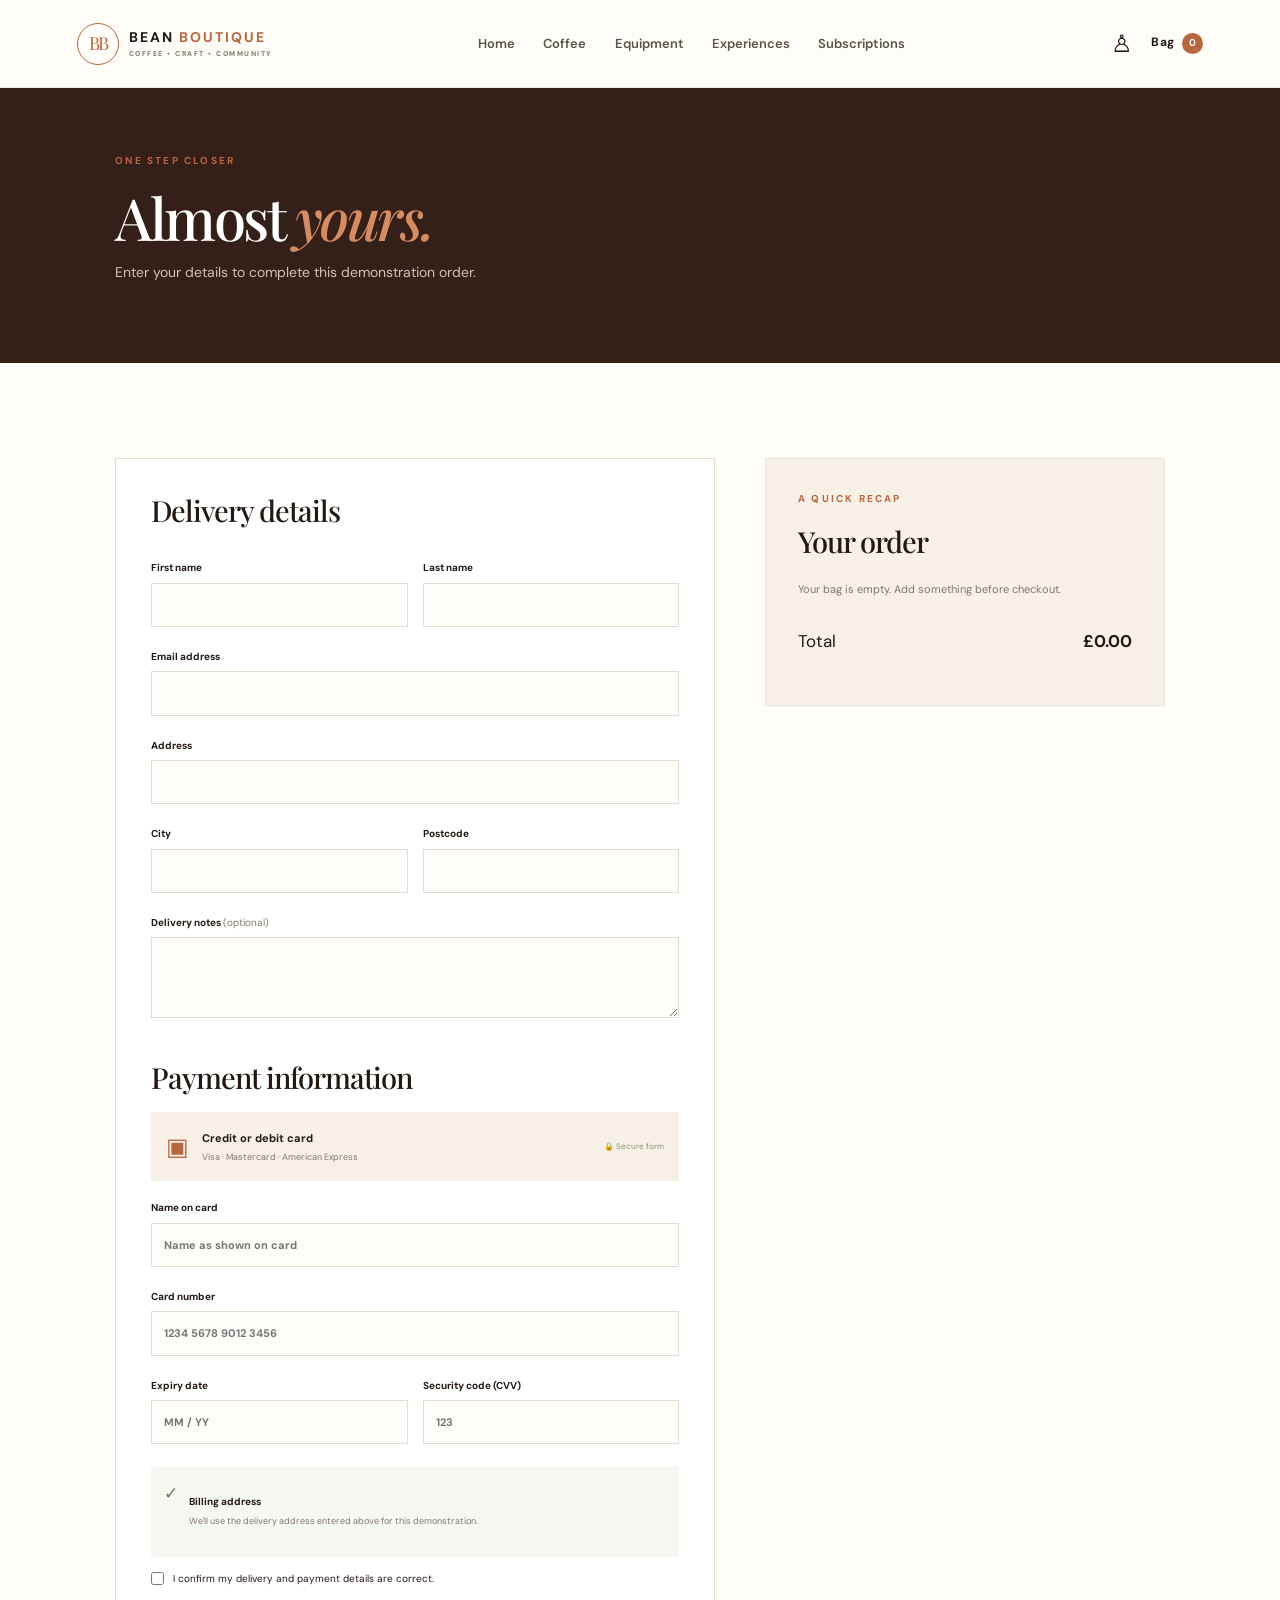
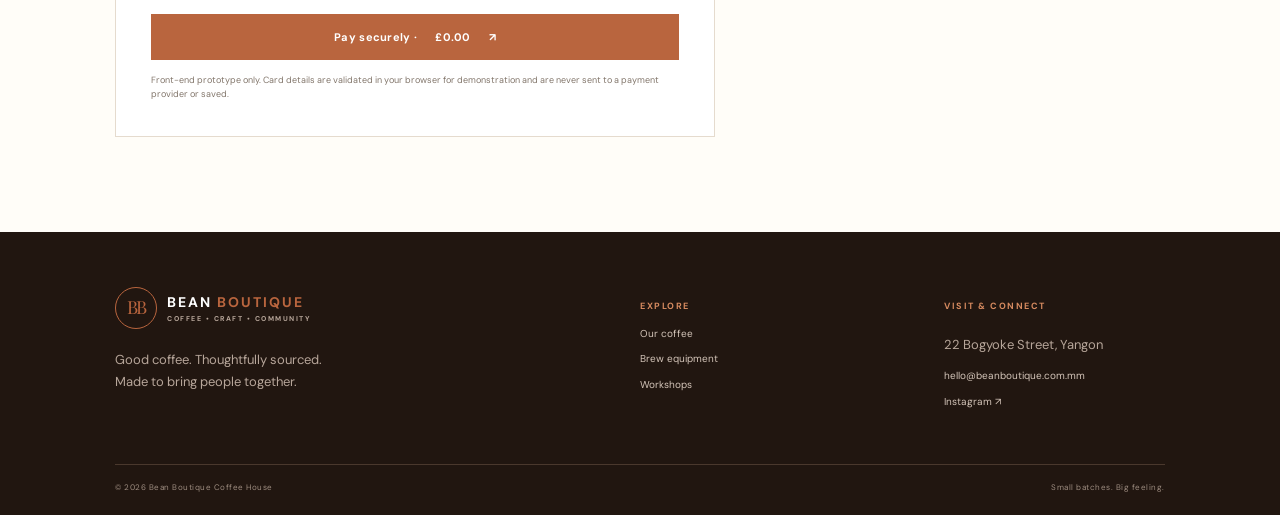
<file: Checkout.html>
<!DOCTYPE html>
<html lang="en">
 <head>
  <meta charset="utf-8"/>
  <meta content="width=device-width, initial-scale=1" name="viewport"/>
  <title>
   Checkout | Bean Boutique
  </title>
  <meta content="Discover thoughtfully sourced coffee, brewing tools and coffee experiences at Bean Boutique." name="description"/>
  <link href="https://fonts.googleapis.com" rel="preconnect"/>
  <link crossorigin="" href="https://fonts.gstatic.com" rel="preconnect"/>
  <link href="https://fonts.googleapis.com/css2?family=DM+Sans:wght@400;500;600;700&amp;family=Playfair+Display:wght@500;600;700&amp;display=swap" rel="stylesheet"/>
  <link href="style.css" rel="stylesheet"/>
  <link href="https://cdn.jsdelivr.net/npm/bootstrap-icons@1.11.3/font/bootstrap-icons.min.css" rel="stylesheet"/>
 </head>
 <body class="">
  <header class="site-header">
   <a aria-label="Bean Boutique home" class="brand" href="index.html">
    <span class="brand-mark">
     BB
    </span>
    <span class="brand-name">
     BEAN
     <i>
      BOUTIQUE
     </i>
     <small>
      COFFEE &bull; CRAFT &bull; COMMUNITY
     </small>
    </span>
   </a>
   <button aria-expanded="false" aria-label="Open navigation" class="menu-toggle">
    ☰
   </button>
   <nav aria-label="Main navigation" class="main-nav">
    <a href="index.html">
     Home
    </a>
    <a href="CoffeeSelection.html">
     Coffee
    </a>
    <a href="BrewingEquips.html">
     Equipment
    </a>
    <a href="EventsWorkshops.html">
     Experiences
    </a>
    <a href="SpecialOffers.html">
     Subscriptions
    </a>
   </nav>
   <div class="header-actions">
    <a aria-label="Your profile" class="icon-link" href="Profile.html">
     ♙
    </a>
    <a class="bag-link" href="Cart.html">
     Bag
     <span class="bag-count" id="bagCount">
      0
     </span>
    </a>
   </div>
  </header>
  <main>
   <section class="simple-page-head">
    <p class="eyebrow">
     One step closer
    </p>
    <h1>
     Almost
     <em>
      yours.
     </em>
    </h1>
    <p>
     Enter your details to complete this demonstration order.
    </p>
   </section>
   <section class="section checkout-layout">
    <form class="form-card checkout-form" id="checkoutForm">
     <h2>
      Delivery details
     </h2>
     <div class="field-grid">
      <label>
       First name
       <input name="firstName" required=""/>
      </label>
      <label>
       Last name
       <input name="lastName" required=""/>
      </label>
     </div>
     <label>
      Email address
      <input name="email" required="" type="email"/>
     </label>
     <label>
      Address
      <input name="address" required=""/>
     </label>
     <div class="field-grid">
      <label>
       City
       <input name="city" required=""/>
      </label>
      <label>
       Postcode
       <input name="postcode" required=""/>
      </label>
     </div>
     <label>
      Delivery notes
      <span class="optional">
       (optional)
      </span>
      <textarea name="notes" rows="3"></textarea>
     </label>
     <h2 class="payment-title">
      Payment information
     </h2>
     <div class="payment-method-heading">
      <span class="payment-card-icon">
       ▣
      </span>
      <div>
       <b>
        Credit or debit card
       </b>
       <small>
        Visa &middot; Mastercard &middot; American Express
       </small>
      </div>
      <span class="payment-secure">
       🔒 Secure form
      </span>
     </div>
     <label>
      Name on card
      <input autocomplete="cc-name" name="cardName" placeholder="Name as shown on card" required=""/>
     </label>
     <label>
      Card number
      <input autocomplete="cc-number" id="cardNumber" inputmode="numeric" maxlength="19" name="cardNumber" placeholder="1234 5678 9012 3456" required=""/>
     </label>
     <div class="field-grid">
      <label>
       Expiry date
       <input autocomplete="cc-exp" id="cardExpiry" inputmode="numeric" maxlength="7" name="expiry" placeholder="MM / YY" required=""/>
      </label>
      <label>
       Security code (CVV)
       <input autocomplete="cc-csc" id="cardCvv" inputmode="numeric" maxlength="4" name="cvv" placeholder="123" required=""/>
      </label>
     </div>
     <div class="billing-note">
      <span>
       &checkmark;
      </span>
      <p>
       <b>
        Billing address
       </b>
       <small>
        We'll use the delivery address entered above for this demonstration.
       </small>
      </p>
     </div>
     <label class="check-label">
      <input required="" type="checkbox"/>
      I confirm my delivery and payment details are correct.
     </label>
     <button class="btn btn-copper btn-full" type="submit">
      Pay securely &middot;
      <span id="payButtonTotal">
       &pound;0.00
      </span>
      &nearrow;
     </button>
     <p class="payment-disclaimer">
      Front-end prototype only. Card details are validated in your browser for demonstration and are never sent to a payment provider or saved.
     </p>
    </form>
    <aside class="summary-card">
     <p class="eyebrow">
      A quick recap
     </p>
     <h2>
      Your order
     </h2>
     <div id="checkoutItems">
     </div>
     <div class="summary-line summary-total">
      <span>
       Total
      </span>
      <b id="checkoutTotal">
       &pound;0.00
      </b>
     </div>
    </aside>
   </section>
  </main>
  <footer class="site-footer">
   <div class="footer-top">
    <div>
     <a class="brand brand-light" href="index.html">
      <span class="brand-mark">
       BB
      </span>
      <span class="brand-name">
       BEAN
       <i>
        BOUTIQUE
       </i>
       <small>
        COFFEE &bull; CRAFT &bull; COMMUNITY
       </small>
      </span>
     </a>
     <p>
      Good coffee. Thoughtfully sourced.
      <br/>
      Made to bring people together.
     </p>
    </div>
    <div>
     <h4>
      Explore
     </h4>
     <a href="CoffeeSelection.html">
      Our coffee
     </a>
     <a href="BrewingEquips.html">
      Brew equipment
     </a>
     <a href="EventsWorkshops.html">
      Workshops
     </a>
    </div>
    <div>
     <h4>
      Visit &amp; connect
     </h4>
     <p>
         22 Bogyoke Street, Yangon
     </p>
     <a href="mailto:hello@beanboutique.com.mm">
      hello@beanboutique.com.mm
     </a>
     <a href="https://www.instagram.com/" rel="noopener" target="_blank">
      Instagram &nearrow;
     </a>
    </div>
   </div>
   <div class="footer-bottom">
    <span>
     &copy; 2026 Bean Boutique Coffee House
    </span>
    <span>
     Small batches. Big feeling.
    </span>
   </div>
  </footer>
  <script defer="" src="script.js">
  </script>
 </body>
</html>
</file>
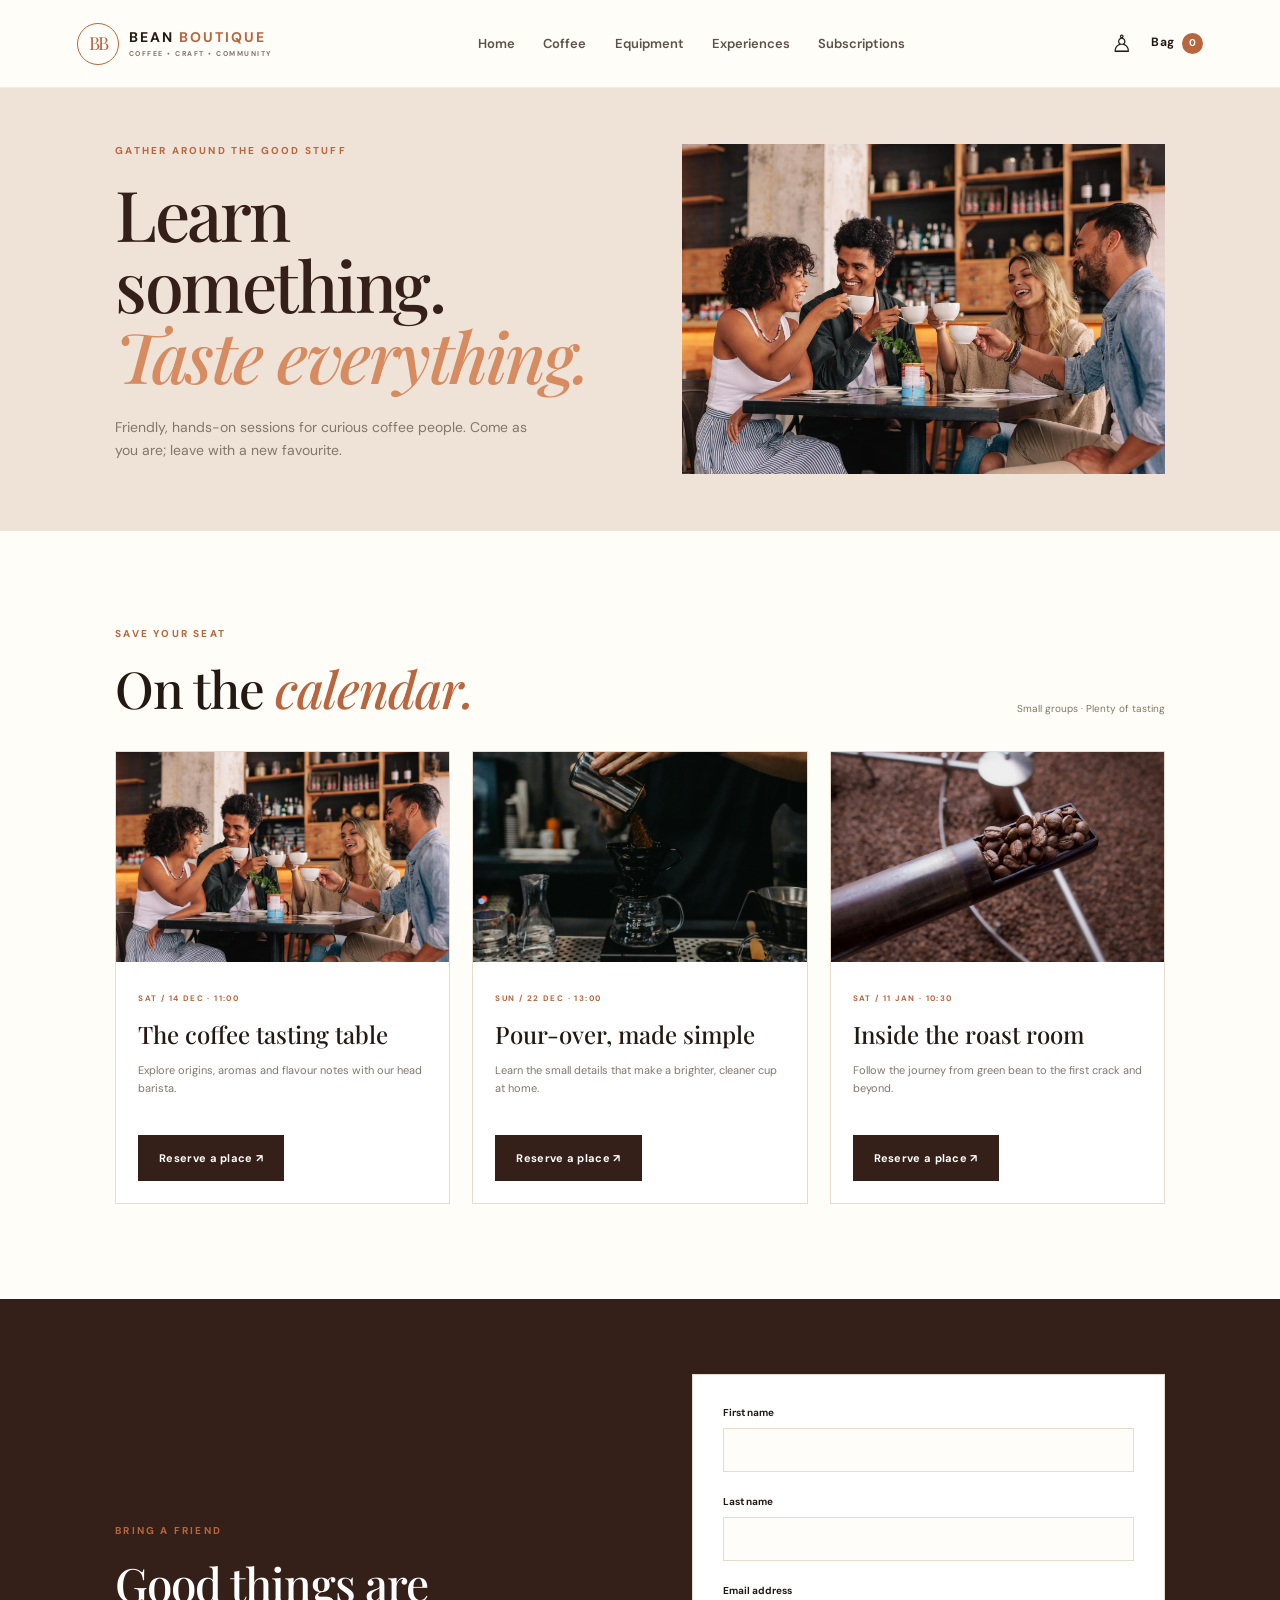
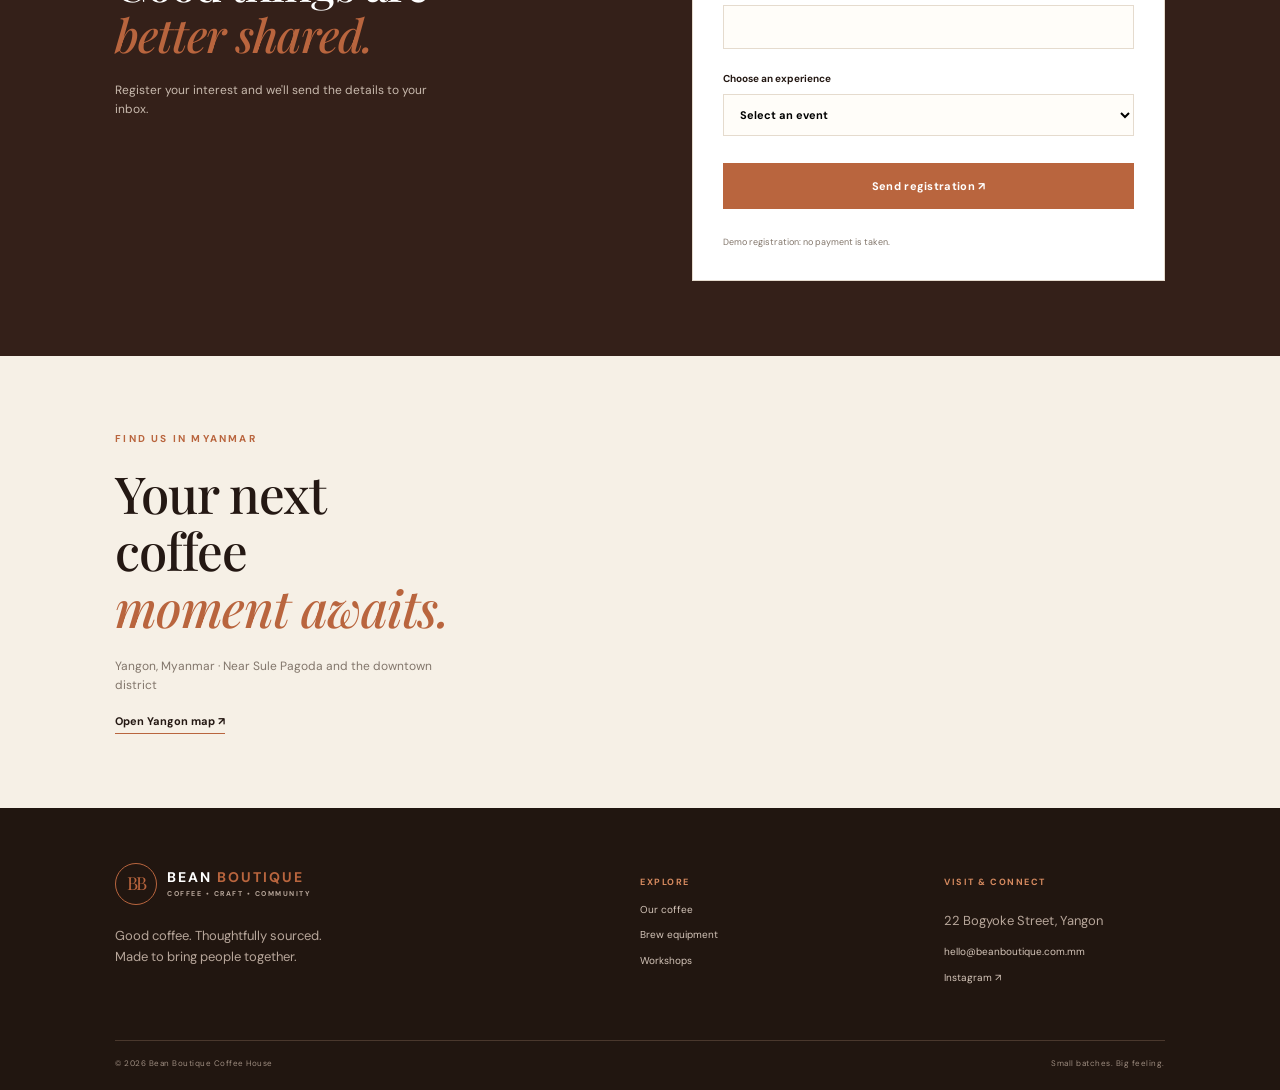
<file: EventsWorkshops.html>
<!DOCTYPE html>
<html lang="en">
 <head>
  <meta charset="utf-8"/>
  <meta content="width=device-width, initial-scale=1" name="viewport"/>
  <title>
   Events &amp; Workshops | Bean Boutique
  </title>
  <meta content="Discover thoughtfully sourced coffee, brewing tools and coffee experiences at Bean Boutique." name="description"/>
  <link href="https://fonts.googleapis.com" rel="preconnect"/>
  <link crossorigin="" href="https://fonts.gstatic.com" rel="preconnect"/>
  <link href="https://fonts.googleapis.com/css2?family=DM+Sans:wght@400;500;600;700&amp;family=Playfair+Display:wght@500;600;700&amp;display=swap" rel="stylesheet"/>
  <link href="style.css" rel="stylesheet"/>
  <link href="https://cdn.jsdelivr.net/npm/bootstrap-icons@1.11.3/font/bootstrap-icons.min.css" rel="stylesheet"/>
 </head>
 <body class="">
  <header class="site-header">
   <a aria-label="Bean Boutique home" class="brand" href="index.html">
    <span class="brand-mark">
     BB
    </span>
    <span class="brand-name">
     BEAN
     <i>
      BOUTIQUE
     </i>
     <small>
      COFFEE &bull; CRAFT &bull; COMMUNITY
     </small>
    </span>
   </a>
   <button aria-expanded="false" aria-label="Open navigation" class="menu-toggle">
    ☰
   </button>
   <nav aria-label="Main navigation" class="main-nav">
    <a href="index.html">
     Home
    </a>
    <a href="CoffeeSelection.html">
     Coffee
    </a>
    <a href="BrewingEquips.html">
     Equipment
    </a>
    <a href="EventsWorkshops.html">
     Experiences
    </a>
    <a href="SpecialOffers.html">
     Subscriptions
    </a>
   </nav>
   <div class="header-actions">
    <a aria-label="Your profile" class="icon-link" href="Profile.html">
     ♙
    </a>
    <a class="bag-link" href="Cart.html">
     Bag
     <span class="bag-count" id="bagCount">
      0
     </span>
    </a>
   </div>
  </header>
  <main>
   <section class="page-hero page-hero-events">
    <div>
     <p class="eyebrow">
      Gather around the good stuff
     </p>
     <h1>
      Learn something.
      <br/>
      <em>
       Taste everything.
      </em>
     </h1>
     <p>
      Friendly, hands-on sessions for curious coffee people. Come as you are; leave with a new favourite.
     </p>
    </div>
    <img alt="Coffee tasting experience" src="images/tasting-event.avif"/>
   </section>
   <section class="section">
    <div class="section-title-row">
     <div>
      <p class="eyebrow">
       Save your seat
      </p>
      <h2>
       On the
       <em>
        calendar.
       </em>
      </h2>
     </div>
     <span class="side-note">
      Small groups &middot; Plenty of tasting
     </span>
    </div>
    <div class="event-grid">
     <article class="event-card">
      <img alt="Coffee tasting" src="images/tasting-event.avif"/>
      <div class="event-body">
       <span class="event-date">
        SAT / 14 DEC &middot; 11:00
       </span>
       <h3>
        The coffee tasting table
       </h3>
       <p>
        Explore origins, aromas and flavour notes with our head barista.
       </p>
       <button class="btn btn-dark register-event" data-event="The coffee tasting table">
        Reserve a place &nearrow;
       </button>
      </div>
     </article>
     <article class="event-card">
      <img alt="Brewing class" src="images/brewing-class.jpg"/>
      <div class="event-body">
       <span class="event-date">
        SUN / 22 DEC &middot; 13:00
       </span>
       <h3>
        Pour-over, made simple
       </h3>
       <p>
        Learn the small details that make a brighter, cleaner cup at home.
       </p>
       <button class="btn btn-dark register-event" data-event="Pour-over, made simple">
        Reserve a place &nearrow;
       </button>
      </div>
     </article>
     <article class="event-card">
      <img alt="Coffee roasting workshop" src="images/roasting-workshop.jpg"/>
      <div class="event-body">
       <span class="event-date">
        SAT / 11 JAN &middot; 10:30
       </span>
       <h3>
        Inside the roast room
       </h3>
       <p>
        Follow the journey from green bean to the first crack and beyond.
       </p>
       <button class="btn btn-dark register-event" data-event="Inside the roast room">
        Reserve a place &nearrow;
       </button>
      </div>
     </article>
    </div>
   </section>
   <section class="event-signup">
    <div>
     <p class="eyebrow">
      Bring a friend
     </p>
     <h2>
      Good things are
      <br/>
      <em>
       better shared.
      </em>
     </h2>
     <p>
      Register your interest and we'll send the details to your inbox.
     </p>
    </div>
    <form class="form-card" id="eventForm">
     <label>
      First name
      <input name="firstName" required=""/>
     </label>
     <label>
      Last name
      <input name="lastName" required=""/>
     </label>
     <label>
      Email address
      <input name="email" required="" type="email"/>
     </label>
     <label>
      Choose an experience
      <select name="event" required="">
       <option value="">
        Select an event
       </option>
       <option>
        The coffee tasting table
       </option>
       <option>
        Pour-over, made simple
       </option>
       <option>
        Inside the roast room
       </option>
      </select>
     </label>
     <button class="btn btn-copper">
      Send registration &nearrow;
     </button>
     <small>
      Demo registration: no payment is taken.
     </small>
    </form>
   </section>
   <section class="map-section">
    <div>
     <p class="eyebrow">
      Find us in Myanmar
     </p>
     <h2>
      Your next coffee
      <br/>
      <em>
       moment awaits.
      </em>
     </h2>
     <p>
      Yangon, Myanmar &middot; Near Sule Pagoda and the downtown district
     </p>
     <a class="text-link" href="https://www.openstreetmap.org/?mlat=16.7754&amp;mlon=96.1585#map=16/16.7754/96.1585" rel="noopener" target="_blank">
      Open Yangon map &nearrow;
     </a>
    </div>
    <iframe loading="lazy" src="https://www.openstreetmap.org/export/embed.html?bbox=96.135%2C16.755%2C96.185%2C16.795&amp;layer=mapnik&amp;marker=16.7754%2C96.1585" title="Map showing downtown Yangon, Myanmar">
    </iframe>
   </section>
   <div aria-hidden="true" class="modal-backdrop" id="eventModal">
    <div class="modal-card">
     <button aria-label="Close" class="modal-close" type="button">
      &times;
     </button>
     <p class="eyebrow">
      Save your seat
     </p>
     <h2>
      Join the
      <em>
       session.
      </em>
     </h2>
     <form id="quickEventForm">
      <input name="event" type="hidden"/>
      <label>
       Your name
       <input name="name" required=""/>
      </label>
      <label>
       Email address
       <input name="email" required="" type="email"/>
      </label>
      <button class="btn btn-copper">
       Confirm interest &nearrow;
      </button>
     </form>
    </div>
   </div>
  </main>
  <footer class="site-footer">
   <div class="footer-top">
    <div>
     <a class="brand brand-light" href="index.html">
      <span class="brand-mark">
       BB
      </span>
      <span class="brand-name">
       BEAN
       <i>
        BOUTIQUE
       </i>
       <small>
        COFFEE &bull; CRAFT &bull; COMMUNITY
       </small>
      </span>
     </a>
     <p>
      Good coffee. Thoughtfully sourced.
      <br/>
      Made to bring people together.
     </p>
    </div>
    <div>
     <h4>
      Explore
     </h4>
     <a href="CoffeeSelection.html">
      Our coffee
     </a>
     <a href="BrewingEquips.html">
      Brew equipment
     </a>
     <a href="EventsWorkshops.html">
      Workshops
     </a>
    </div>
    <div>
     <h4>
      Visit &amp; connect
     </h4>
     <p>
        22 Bogyoke Street, Yangon
     </p>
     <a href="mailto:hello@beanboutique.com.mm">
      hello@beanboutique.com.mm
     </a>
     <a href="https://www.instagram.com/" rel="noopener" target="_blank">
      Instagram &nearrow;
     </a>
    </div>
   </div>
   <div class="footer-bottom">
    <span>
     &copy; 2026 Bean Boutique Coffee House
    </span>
    <span>
     Small batches. Big feeling.
    </span>
   </div>
  </footer>
  <script defer="" src="script.js">
  </script>
 </body>
</html>
</file>
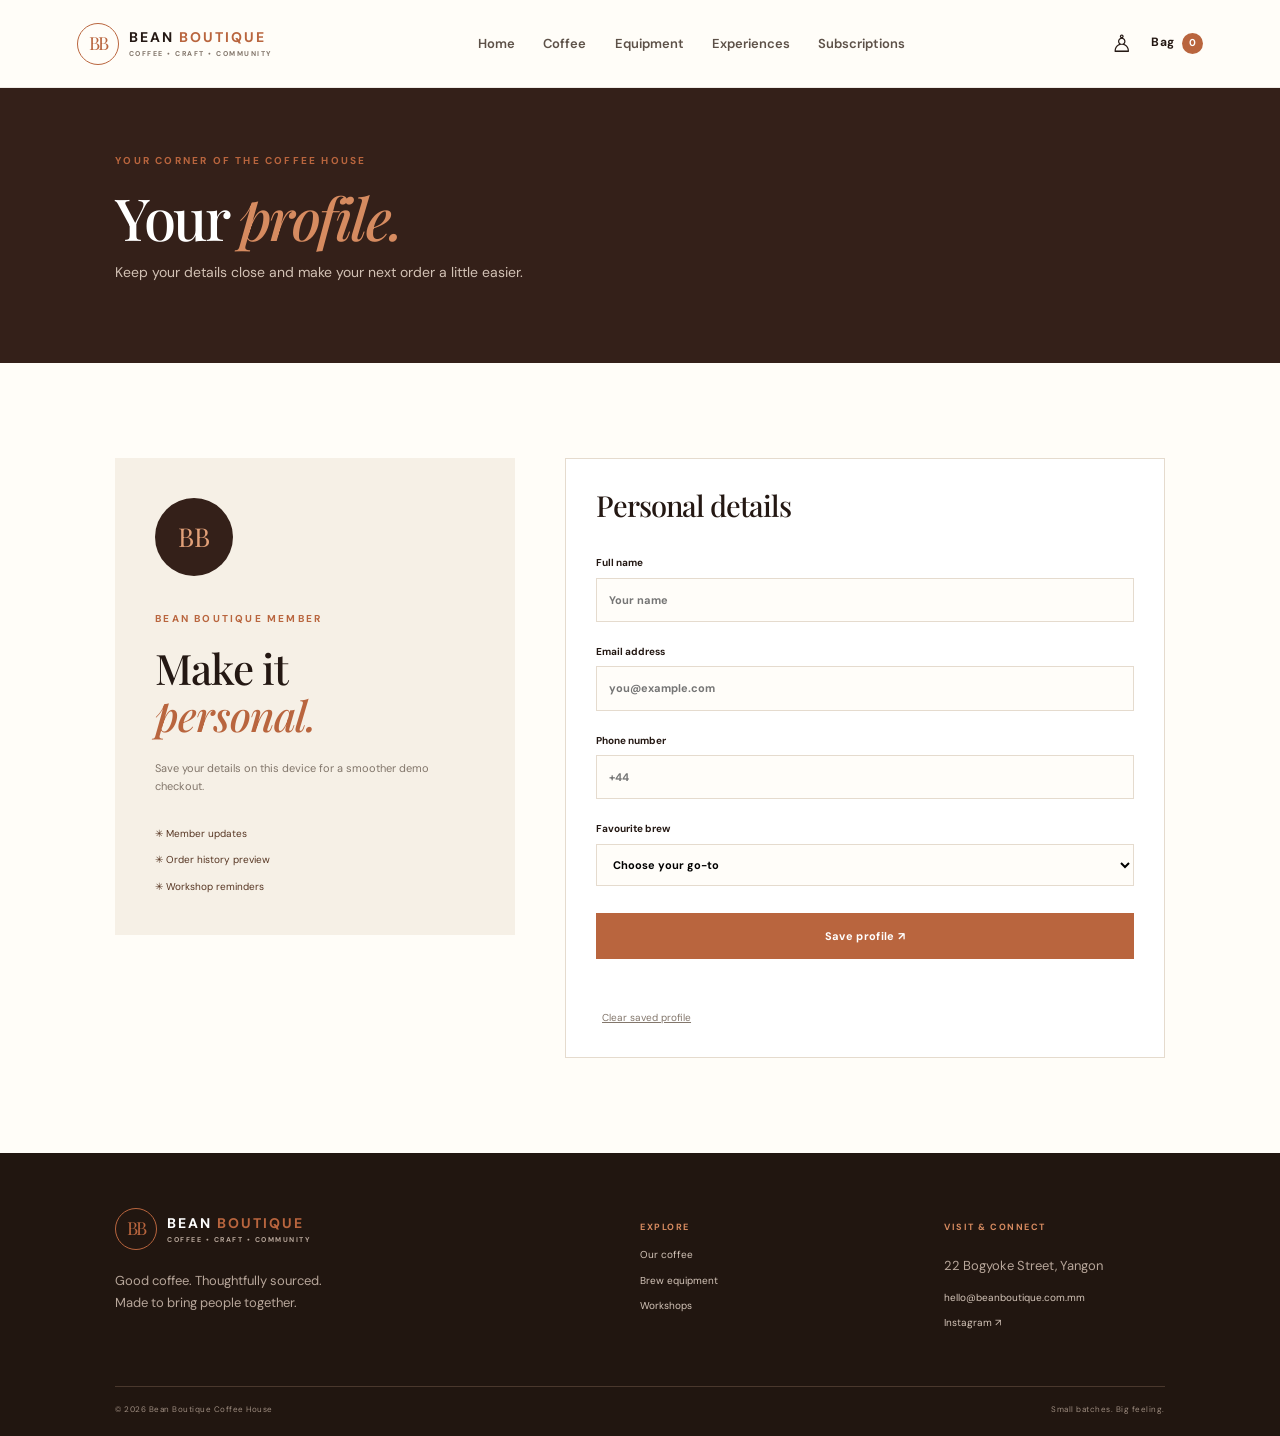
<file: Profile.html>
<!DOCTYPE html>
<html lang="en">
 <head>
  <meta charset="utf-8"/>
  <meta content="width=device-width, initial-scale=1" name="viewport"/>
  <title>
   Your Profile | Bean Boutique
  </title>
  <meta content="Discover thoughtfully sourced coffee, brewing tools and coffee experiences at Bean Boutique." name="description"/>
  <link href="https://fonts.googleapis.com" rel="preconnect"/>
  <link crossorigin="" href="https://fonts.gstatic.com" rel="preconnect"/>
  <link href="https://fonts.googleapis.com/css2?family=DM+Sans:wght@400;500;600;700&amp;family=Playfair+Display:wght@500;600;700&amp;display=swap" rel="stylesheet"/>
  <link href="style.css" rel="stylesheet"/>
  <link href="https://cdn.jsdelivr.net/npm/bootstrap-icons@1.11.3/font/bootstrap-icons.min.css" rel="stylesheet"/>
 </head>
 <body class="">
  <header class="site-header">
   <a aria-label="Bean Boutique home" class="brand" href="index.html">
    <span class="brand-mark">
     BB
    </span>
    <span class="brand-name">
     BEAN
     <i>
      BOUTIQUE
     </i>
     <small>
      COFFEE &bull; CRAFT &bull; COMMUNITY
     </small>
    </span>
   </a>
   <button aria-expanded="false" aria-label="Open navigation" class="menu-toggle">
    ☰
   </button>
   <nav aria-label="Main navigation" class="main-nav">
    <a href="index.html">
     Home
    </a>
    <a href="CoffeeSelection.html">
     Coffee
    </a>
    <a href="BrewingEquips.html">
     Equipment
    </a>
    <a href="EventsWorkshops.html">
     Experiences
    </a>
    <a href="SpecialOffers.html">
     Subscriptions
    </a>
   </nav>
   <div class="header-actions">
    <a aria-label="Your profile" class="icon-link" href="Profile.html">
     ♙
    </a>
    <a class="bag-link" href="Cart.html">
     Bag
     <span class="bag-count" id="bagCount">
      0
     </span>
    </a>
   </div>
  </header>
  <main>
   <section class="simple-page-head">
    <p class="eyebrow">
     Your corner of the coffee house
    </p>
    <h1>
     Your
     <em>
      profile.
     </em>
    </h1>
    <p>
     Keep your details close and make your next order a little easier.
    </p>
   </section>
   <section class="section profile-layout">
    <aside class="profile-intro">
     <div class="avatar">
      BB
     </div>
     <p class="eyebrow">
      BEAN BOUTIQUE MEMBER
     </p>
     <h2>
      Make it
      <br/>
      <em>
       personal.
      </em>
     </h2>
     <p>
      Save your details on this device for a smoother demo checkout.
     </p>
     <div class="profile-perks">
      <span>
       ✳ Member updates
      </span>
      <span>
       ✳ Order history preview
      </span>
      <span>
       ✳ Workshop reminders
      </span>
     </div>
    </aside>
    <form class="form-card" id="profileForm">
     <h2>
      Personal details
     </h2>
     <label>
      Full name
      <input id="profileName" name="name" placeholder="Your name" required=""/>
     </label>
     <label>
      Email address
      <input id="profileEmail" name="email" placeholder="you@example.com" required="" type="email"/>
     </label>
     <label>
      Phone number
      <input id="profilePhone" name="phone" placeholder="+44" type="tel"/>
     </label>
     <label>
      Favourite brew
      <select id="profileBrew" name="brew">
       <option value="">
        Choose your go-to
       </option>
       <option>
        Espresso
       </option>
       <option>
        Pour-over
       </option>
       <option>
        French press
       </option>
       <option>
        Filter coffee
       </option>
      </select>
     </label>
     <button class="btn btn-copper">
      Save profile &nearrow;
     </button>
     <p aria-live="polite" class="form-feedback" id="profileFeedback">
     </p>
     <button class="text-button" id="clearProfile" type="button">
      Clear saved profile
     </button>
    </form>
   </section>
  </main>
  <footer class="site-footer">
   <div class="footer-top">
    <div>
     <a class="brand brand-light" href="index.html">
      <span class="brand-mark">
       BB
      </span>
      <span class="brand-name">
       BEAN
       <i>
        BOUTIQUE
       </i>
       <small>
        COFFEE &bull; CRAFT &bull; COMMUNITY
       </small>
      </span>
     </a>
     <p>
      Good coffee. Thoughtfully sourced.
      <br/>
      Made to bring people together.
     </p>
    </div>
    <div>
     <h4>
      Explore
     </h4>
     <a href="CoffeeSelection.html">
      Our coffee
     </a>
     <a href="BrewingEquips.html">
      Brew equipment
     </a>
     <a href="EventsWorkshops.html">
      Workshops
     </a>
    </div>
    <div>
     <h4>
      Visit &amp; connect
     </h4>
     <p>
        22 Bogyoke Street, Yangon
     </p>
     <a href="mailto:hello@beanboutique.com.mm">
      hello@beanboutique.com.mm
     </a>
     <a href="https://www.instagram.com/" rel="noopener" target="_blank">
      Instagram &nearrow;
     </a>
    </div>
   </div>
   <div class="footer-bottom">
    <span>
     &copy; 2026 Bean Boutique Coffee House
    </span>
    <span>
     Small batches. Big feeling.
    </span>
   </div>
  </footer>
  <script defer="" src="script.js">
  </script>
 </body>
</html>
</file>
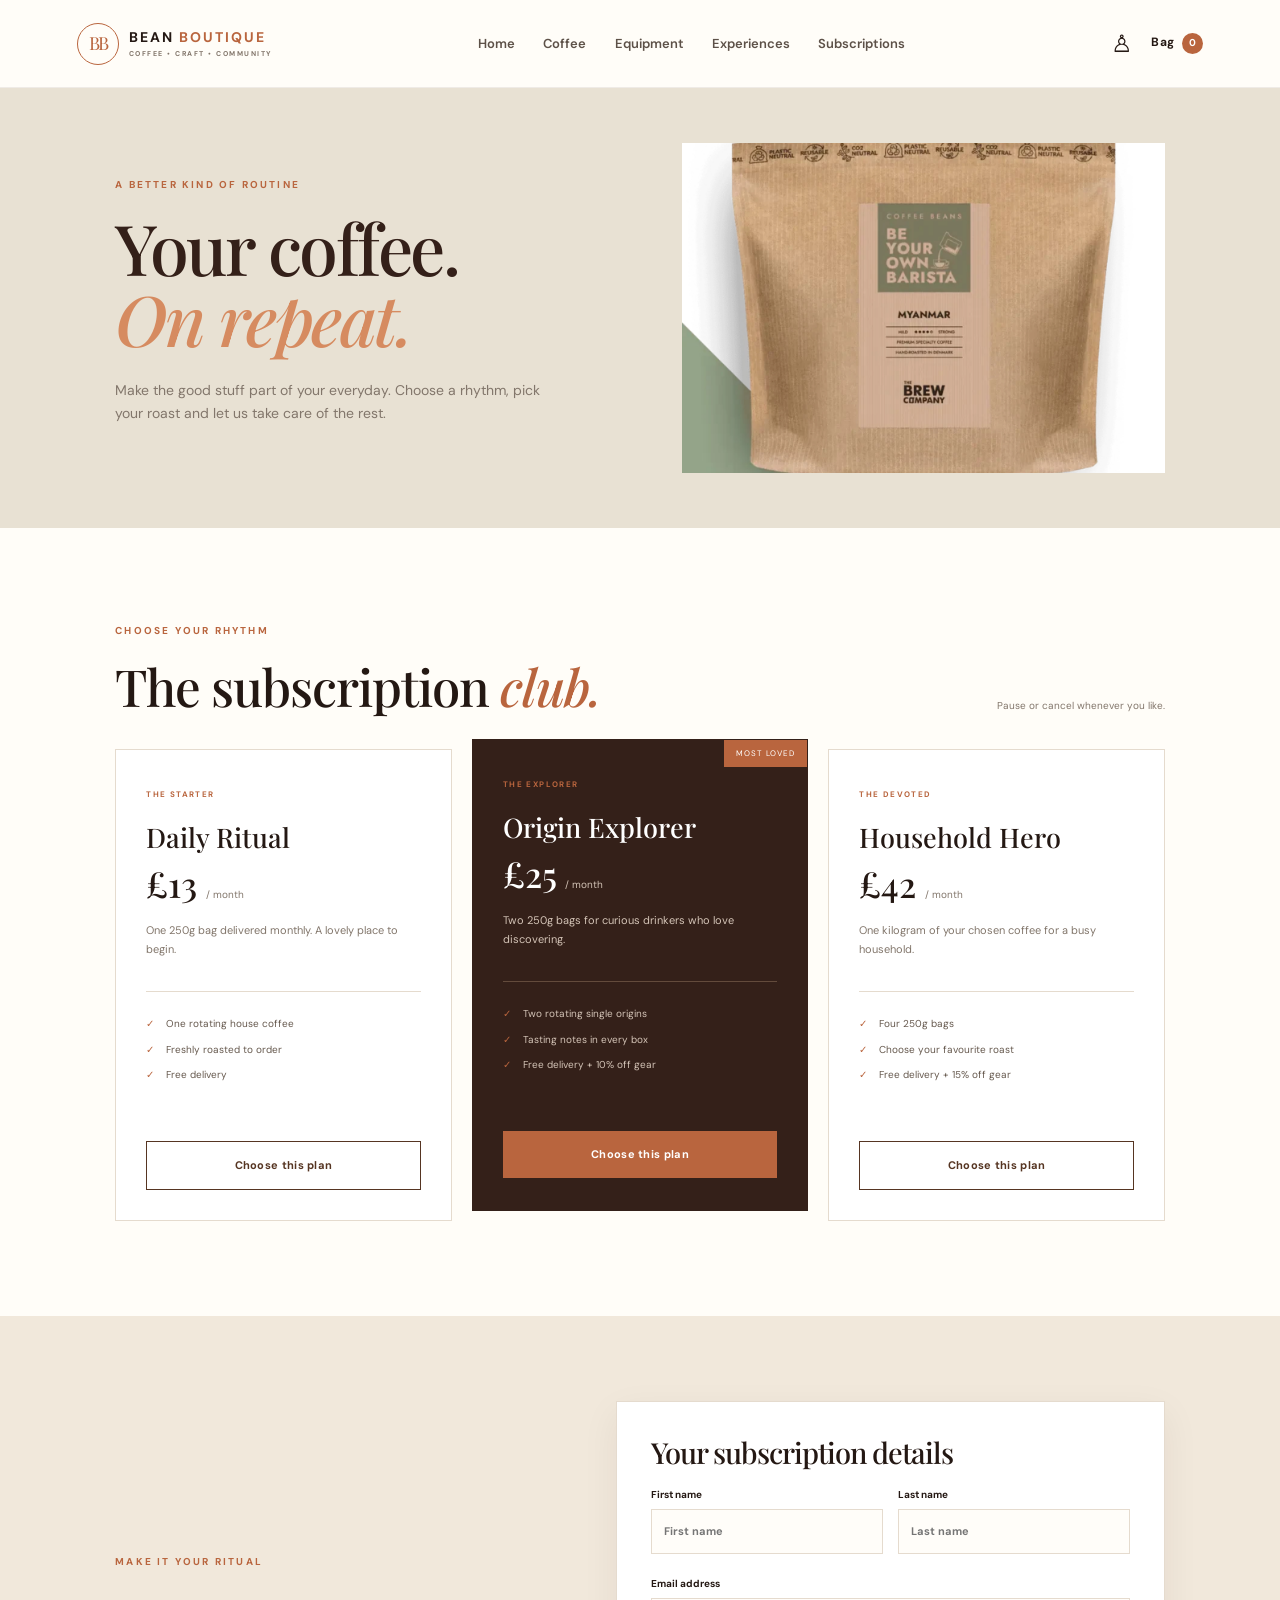
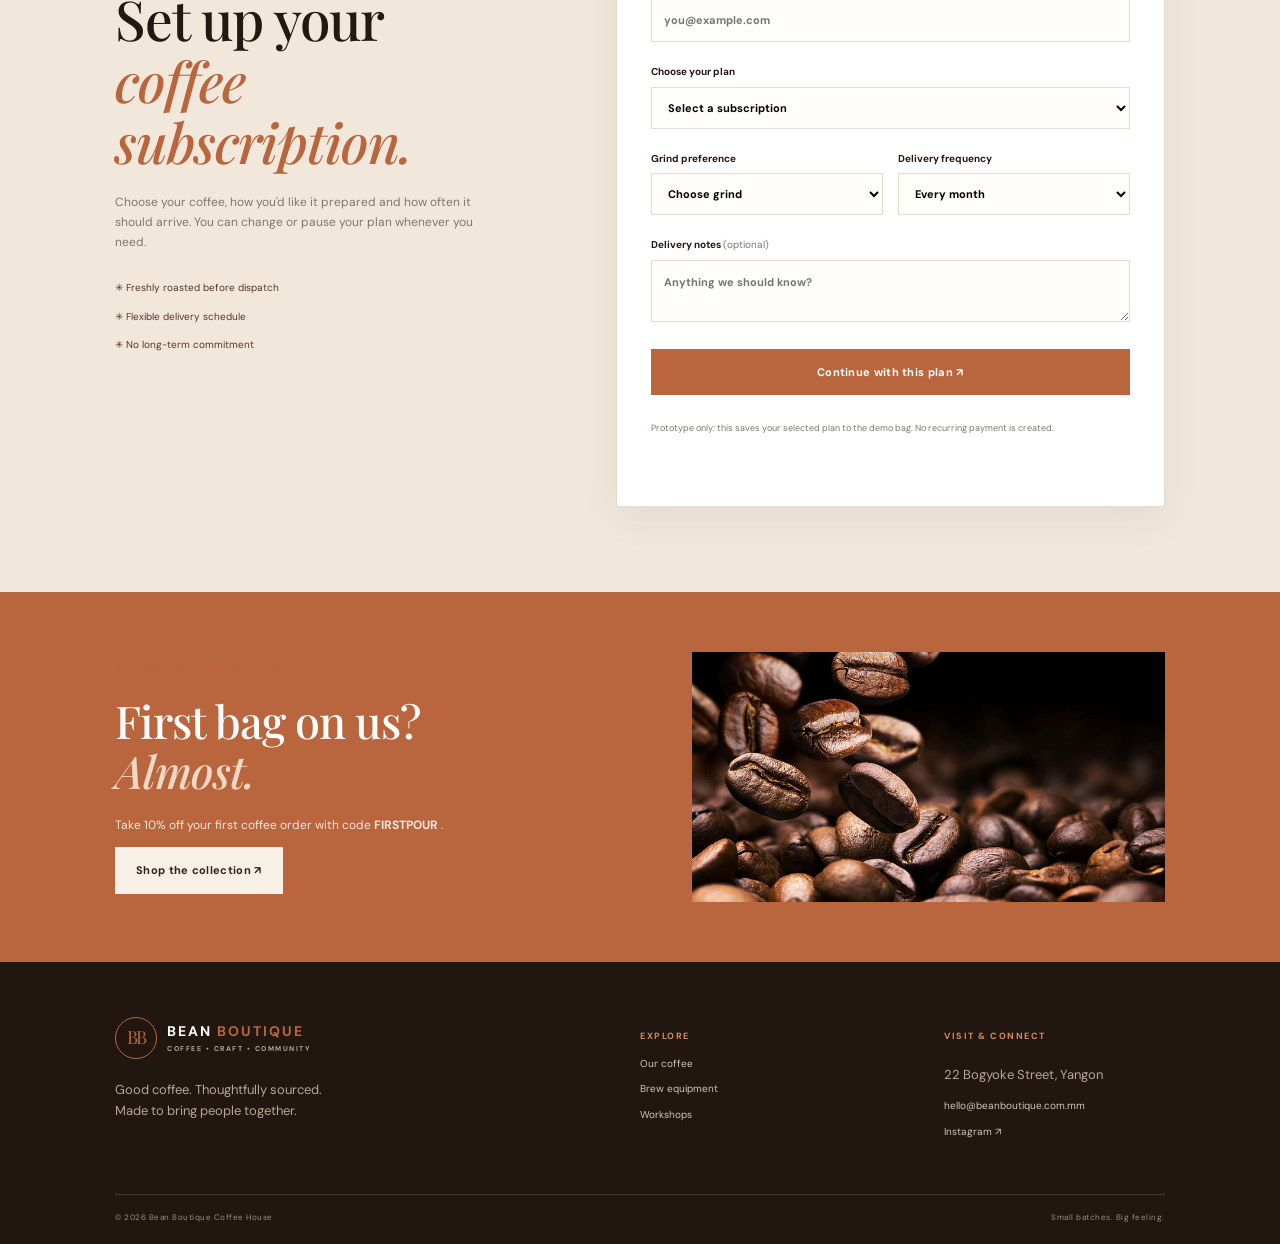
<file: SpecialOffers.html>
<!DOCTYPE html>
<html lang="en">
 <head>
  <meta charset="utf-8"/>
  <meta content="width=device-width, initial-scale=1" name="viewport"/>
  <title>
   Subscriptions &amp; Offers | Bean Boutique
  </title>
  <meta content="Discover thoughtfully sourced coffee, brewing tools and coffee experiences at Bean Boutique." name="description"/>
  <link href="https://fonts.googleapis.com" rel="preconnect"/>
  <link crossorigin="" href="https://fonts.gstatic.com" rel="preconnect"/>
  <link href="https://fonts.googleapis.com/css2?family=DM+Sans:wght@400;500;600;700&amp;family=Playfair+Display:wght@500;600;700&amp;display=swap" rel="stylesheet"/>
  <link href="style.css" rel="stylesheet"/>
  <link href="https://cdn.jsdelivr.net/npm/bootstrap-icons@1.11.3/font/bootstrap-icons.min.css" rel="stylesheet"/>
 </head>
 <body class="">
  <header class="site-header">
   <a aria-label="Bean Boutique home" class="brand" href="index.html">
    <span class="brand-mark">
     BB
    </span>
    <span class="brand-name">
     BEAN
     <i>
      BOUTIQUE
     </i>
     <small>
      COFFEE &bull; CRAFT &bull; COMMUNITY
     </small>
    </span>
   </a>
   <button aria-expanded="false" aria-label="Open navigation" class="menu-toggle">
    ☰
   </button>
   <nav aria-label="Main navigation" class="main-nav">
    <a href="index.html">
     Home
    </a>
    <a href="CoffeeSelection.html">
     Coffee
    </a>
    <a href="BrewingEquips.html">
     Equipment
    </a>
    <a href="EventsWorkshops.html">
     Experiences
    </a>
    <a href="SpecialOffers.html">
     Subscriptions
    </a>
   </nav>
   <div class="header-actions">
    <a aria-label="Your profile" class="icon-link" href="Profile.html">
     ♙
    </a>
    <a class="bag-link" href="Cart.html">
     Bag
     <span class="bag-count" id="bagCount">
      0
     </span>
    </a>
   </div>
  </header>
  <main>
   <section class="page-hero page-hero-offers">
    <div>
     <p class="eyebrow">
      A better kind of routine
     </p>
     <h1>
      Your coffee.
      <br/>
      <em>
       On repeat.
      </em>
     </h1>
     <p>
      Make the good stuff part of your everyday. Choose a rhythm, pick your roast and let us take care of the rest.
     </p>
    </div>
    <img alt="Bag of freshly roasted coffee" src="images/A-larger.jpg"/>
   </section>
   <section class="section">
    <div class="section-title-row">
     <div>
      <p class="eyebrow">
       Choose your rhythm
      </p>
      <h2>
       The subscription
       <em>
        club.
       </em>
      </h2>
     </div>
     <span class="side-note">
      Pause or cancel whenever you like.
     </span>
    </div>
    <div class="plans">
     <article class="plan-card">
      <span class="tag">
       THE STARTER
      </span>
      <h3>
       Daily Ritual
      </h3>
      <p class="plan-price">
       &pound;13
       <small>
        / month
       </small>
      </p>
      <p>
       One 250g bag delivered monthly. A lovely place to begin.
      </p>
      <ul>
       <li>
        One rotating house coffee
       </li>
       <li>
        Freshly roasted to order
       </li>
       <li>
        Free delivery
       </li>
      </ul>
      <button class="btn btn-outline choose-plan" data-plan="Daily Ritual" data-price="13">
       Choose this plan
      </button>
     </article>
     <article class="plan-card plan-featured">
      <span class="plan-ribbon">
       MOST LOVED
      </span>
      <span class="tag">
       THE EXPLORER
      </span>
      <h3>
       Origin Explorer
      </h3>
      <p class="plan-price">
       &pound;25
       <small>
        / month
       </small>
      </p>
      <p>
       Two 250g bags for curious drinkers who love discovering.
      </p>
      <ul>
       <li>
        Two rotating single origins
       </li>
       <li>
        Tasting notes in every box
       </li>
       <li>
        Free delivery + 10% off gear
       </li>
      </ul>
      <button class="btn btn-copper choose-plan" data-plan="Origin Explorer" data-price="25">
       Choose this plan
      </button>
     </article>
     <article class="plan-card">
      <span class="tag">
       THE DEVOTED
      </span>
      <h3>
       Household Hero
      </h3>
      <p class="plan-price">
       &pound;42
       <small>
        / month
       </small>
      </p>
      <p>
       One kilogram of your chosen coffee for a busy household.
      </p>
      <ul>
       <li>
        Four 250g bags
       </li>
       <li>
        Choose your favourite roast
       </li>
       <li>
        Free delivery + 15% off gear
       </li>
      </ul>
      <button class="btn btn-outline choose-plan" data-plan="Household Hero" data-price="42">
       Choose this plan
      </button>
     </article>
    </div>
   </section>
   <section class="subscription-enrol">
    <div class="subscription-enrol-copy">
     <p class="eyebrow">
      Make it your ritual
     </p>
     <h2>
      Set up your
      <br/>
      <em>
       coffee subscription.
      </em>
     </h2>
     <p>
      Choose your coffee, how you'd like it prepared and how often it should arrive. You can change or pause your plan whenever you need.
     </p>
     <div class="subscription-promise">
      <span>
       ✳ Freshly roasted before dispatch
      </span>
      <span>
       ✳ Flexible delivery schedule
      </span>
      <span>
       ✳ No long-term commitment
      </span>
     </div>
    </div>
    <form class="form-card subscription-form" id="subscriptionForm">
     <h2>
      Your subscription details
     </h2>
     <div class="field-grid">
      <label>
       First name
       <input autocomplete="given-name" name="firstName" placeholder="First name" required=""/>
      </label>
      <label>
       Last name
       <input autocomplete="family-name" name="lastName" placeholder="Last name" required=""/>
      </label>
     </div>
     <label>
      Email address
      <input autocomplete="email" name="email" placeholder="you@example.com" required="" type="email"/>
     </label>
     <label>
      Choose your plan
      <select id="subscriptionPlan" name="plan" required="">
       <option value="">
        Select a subscription
       </option>
       <option data-price="13" value="Daily Ritual">
        Daily Ritual &mdash; &pound;13 / month
       </option>
       <option data-price="25" value="Origin Explorer">
        Origin Explorer &mdash; &pound;25 / month
       </option>
       <option data-price="42" value="Household Hero">
        Household Hero &mdash; &pound;42 / month
       </option>
      </select>
     </label>
     <div class="field-grid">
      <label>
       Grind preference
       <select name="grind" required="">
        <option value="">
         Choose grind
        </option>
        <option>
         Whole bean
        </option>
        <option>
         Espresso
        </option>
        <option>
         Filter
        </option>
        <option>
         French press
        </option>
       </select>
      </label>
      <label>
       Delivery frequency
       <select name="frequency" required="">
        <option value="Every month">
         Every month
        </option>
        <option value="Every two weeks">
         Every two weeks
        </option>
        <option value="Every three months">
         Every three months
        </option>
       </select>
      </label>
     </div>
     <label>
      Delivery notes
      <span class="optional">
       (optional)
      </span>
      <textarea name="notes" placeholder="Anything we should know?" rows="2"></textarea>
     </label>
     <button class="btn btn-copper btn-full" type="submit">
      Continue with this plan &nearrow;
     </button>
     <small>
      Prototype only: this saves your selected plan to the demo bag. No recurring payment is created.
     </small>
     <p aria-live="polite" class="form-feedback" id="subscriptionFeedback">
     </p>
    </form>
   </section>

   <section class="offer-banner">
    <div>
     <p class="eyebrow">
      A little welcome gift
     </p>
     <h2>
      First bag on us?
      <br/>
      <em>
       Almost.
      </em>
     </h2>
     <p>
      Take 10% off your first coffee order with code
      <b>
       FIRSTPOUR
      </b>
      .
     </p>
     <a class="btn btn-light" href="CoffeeSelection.html">
      Shop the collection &nearrow;
     </a>
    </div>
    <img alt="Fresh roasted coffee beans" src="images/coffee.jpg"/>
   </section>
  </main>
  <footer class="site-footer">
   <div class="footer-top">
    <div>
     <a class="brand brand-light" href="index.html">
      <span class="brand-mark">
       BB
      </span>
      <span class="brand-name">
       BEAN
       <i>
        BOUTIQUE
       </i>
       <small>
        COFFEE &bull; CRAFT &bull; COMMUNITY
       </small>
      </span>
     </a>
     <p>
      Good coffee. Thoughtfully sourced.
      <br/>
      Made to bring people together.
     </p>
    </div>
    <div>
     <h4>
      Explore
     </h4>
     <a href="CoffeeSelection.html">
      Our coffee
     </a>
     <a href="BrewingEquips.html">
      Brew equipment
     </a>
     <a href="EventsWorkshops.html">
      Workshops
     </a>
    </div>
    <div>
     <h4>
      Visit &amp; connect
     </h4>
     <p>
        22 Bogyoke Street, Yangon
     </p>
     <a href="mailto:hello@beanboutique.com.mm">
      hello@beanboutique.com.mm
     </a>
     <a href="https://www.instagram.com/" rel="noopener" target="_blank">
      Instagram &nearrow;
     </a>
    </div>
   </div>
   <div class="footer-bottom">
    <span>
     &copy; 2026 Bean Boutique Coffee House
    </span>
    <span>
     Small batches. Big feeling.
    </span>
   </div>
  </footer>
  <script defer="" src="script.js">
  </script>
 </body>
</html>
</file>
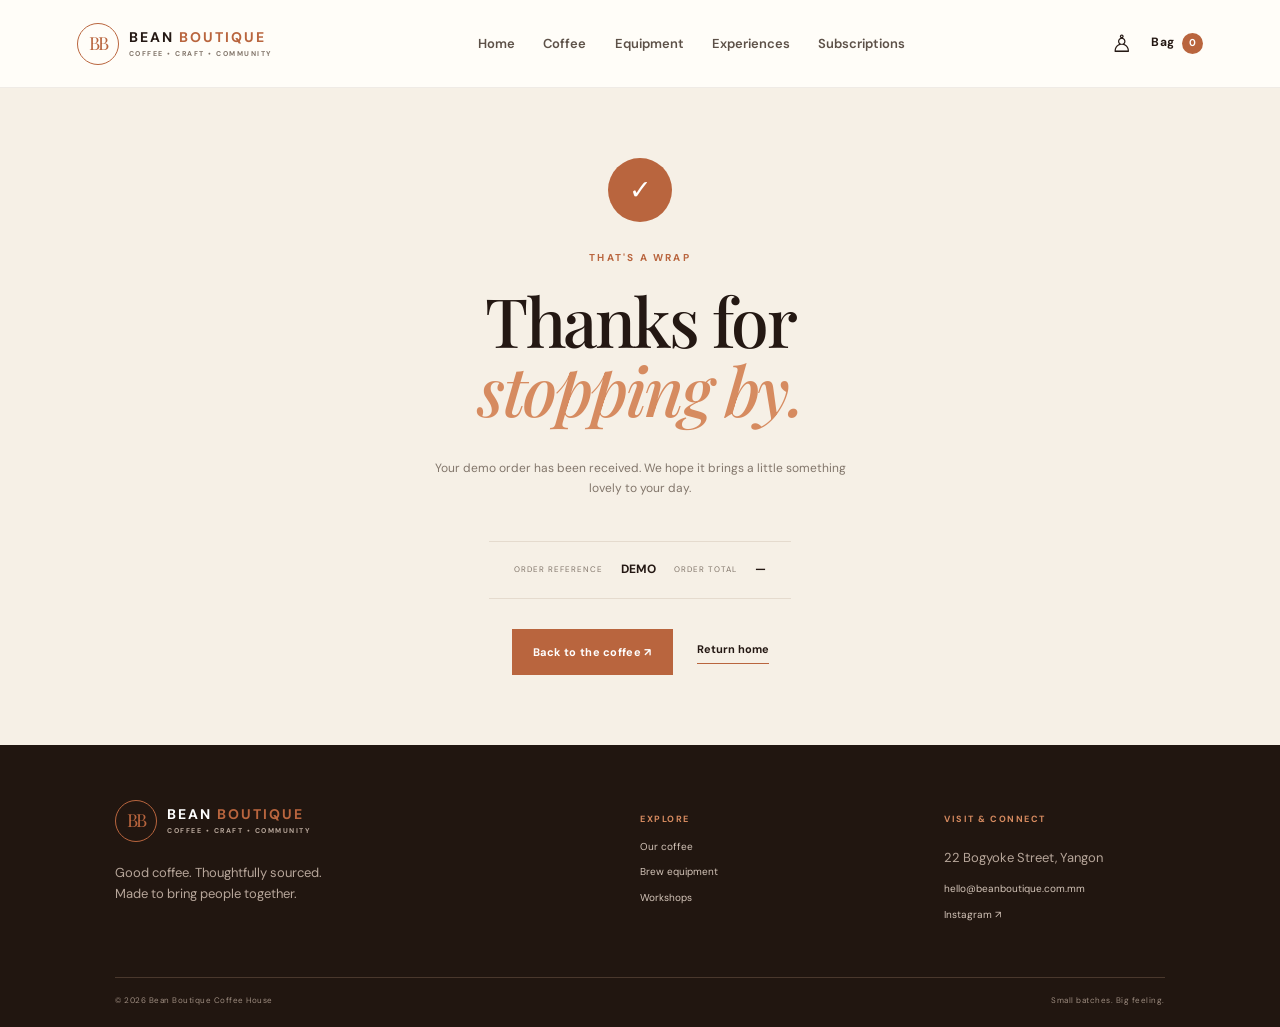
<file: ThankYou.html>
<!DOCTYPE html>
<html lang="en">
 <head>
  <meta charset="utf-8"/>
  <meta content="width=device-width, initial-scale=1" name="viewport"/>
  <title>
   Thank You | Bean Boutique
  </title>
  <meta content="Discover thoughtfully sourced coffee, brewing tools and coffee experiences at Bean Boutique." name="description"/>
  <link href="https://fonts.googleapis.com" rel="preconnect"/>
  <link crossorigin="" href="https://fonts.gstatic.com" rel="preconnect"/>
  <link href="https://fonts.googleapis.com/css2?family=DM+Sans:wght@400;500;600;700&amp;family=Playfair+Display:wght@500;600;700&amp;display=swap" rel="stylesheet"/>
  <link href="style.css" rel="stylesheet"/>
  <link href="https://cdn.jsdelivr.net/npm/bootstrap-icons@1.11.3/font/bootstrap-icons.min.css" rel="stylesheet"/>
 </head>
 <body class="">
  <header class="site-header">
   <a aria-label="Bean Boutique home" class="brand" href="index.html">
    <span class="brand-mark">
     BB
    </span>
    <span class="brand-name">
     BEAN
     <i>
      BOUTIQUE
     </i>
     <small>
      COFFEE &bull; CRAFT &bull; COMMUNITY
     </small>
    </span>
   </a>
   <button aria-expanded="false" aria-label="Open navigation" class="menu-toggle">
    ☰
   </button>
   <nav aria-label="Main navigation" class="main-nav">
    <a href="index.html">
     Home
    </a>
    <a href="CoffeeSelection.html">
     Coffee
    </a>
    <a href="BrewingEquips.html">
     Equipment
    </a>
    <a href="EventsWorkshops.html">
     Experiences
    </a>
    <a href="SpecialOffers.html">
     Subscriptions
    </a>
   </nav>
   <div class="header-actions">
    <a aria-label="Your profile" class="icon-link" href="Profile.html">
     ♙
    </a>
    <a class="bag-link" href="Cart.html">
     Bag
     <span class="bag-count" id="bagCount">
      0
     </span>
    </a>
   </div>
  </header>
  <main>
   <section class="thankyou-wrap">
    <div class="thankyou-mark">
     &checkmark;
    </div>
    <p class="eyebrow">
     That's a wrap
    </p>
    <h1>
     Thanks for
     <br/>
     <em>
      stopping by.
     </em>
    </h1>
    <p class="thankyou-copy">
     Your demo order has been received. We hope it brings a little something lovely to your day.
    </p>
    <div class="thankyou-order" id="thankyouOrder">
     <span>
      ORDER REFERENCE
     </span>
     <b id="orderReference">
      BB-000000
     </b>
     <span>
      ORDER TOTAL
     </span>
     <b id="thankyouTotal">
      &pound;0.00
     </b>
    </div>
    <div class="button-row centered">
     <a class="btn btn-copper" href="CoffeeSelection.html">
      Back to the coffee &nearrow;
     </a>
     <a class="text-link" href="index.html">
      Return home
     </a>
    </div>
   </section>
  </main>
  <footer class="site-footer">
   <div class="footer-top">
    <div>
     <a class="brand brand-light" href="index.html">
      <span class="brand-mark">
       BB
      </span>
      <span class="brand-name">
       BEAN
       <i>
        BOUTIQUE
       </i>
       <small>
        COFFEE &bull; CRAFT &bull; COMMUNITY
       </small>
      </span>
     </a>
     <p>
      Good coffee. Thoughtfully sourced.
      <br/>
      Made to bring people together.
     </p>
    </div>
    <div>
     <h4>
      Explore
     </h4>
     <a href="CoffeeSelection.html">
      Our coffee
     </a>
     <a href="BrewingEquips.html">
      Brew equipment
     </a>
     <a href="EventsWorkshops.html">
      Workshops
     </a>
    </div>
    <div>
     <h4>
      Visit &amp; connect
     </h4>
     <p>
        22 Bogyoke Street, Yangon
     </p>
     <a href="mailto:hello@beanboutique.com.mm">
      hello@beanboutique.com.mm
     </a>
     <a href="https://www.instagram.com/" rel="noopener" target="_blank">
      Instagram &nearrow;
     </a>
    </div>
   </div>
   <div class="footer-bottom">
    <span>
     &copy; 2026 Bean Boutique Coffee House
    </span>
    <span>
     Small batches. Big feeling.
    </span>
   </div>
  </footer>
  <script defer="" src="script.js">
  </script>
 </body>
</html>
</file>
<file: style.css>
:root
{
    --ink:#241813;
    --espresso:#342019;
    --roast:#563522;
    --copper:#b9653e;
    --copper-dark:#94472c;
    --cream:#f6f0e6;
    --paper:#fffdf8;
    --sand:#e9dfcf;
    --sage:#879078;
    --muted:#82766b;
    --line:#e5dbce;
    --white:#fff;
    --shadow:0 18px 55px rgba(48,30,19,.12)
}
*
{
    box-sizing:border-box
}
html
{
    scroll-behavior:smooth
}
body
{
    margin:0;
    background:var(--paper);
    color:var(--ink);
    font-family:"DM Sans",Arial,sans-serif;
    line-height:1.65;
    overflow-x:hidden
}
img
{
    display:block;
    max-width:100%
}
a
{
    color:inherit;
    text-decoration:none
}
button,input,select,textarea
{
    font:inherit
}
button
{
    cursor:pointer
}
.site-header
{
    height:88px;
    padding:0 clamp(20px,6vw,92px);
    display:flex;
    align-items:center;
    justify-content:space-between;
    gap:26px;
    background:rgba(255,253,248,.96);
    position:sticky;
    top:0;
    z-index:30;
    border-bottom:1px solid rgba(52,32,25,.08);
    backdrop-filter:blur(14px)
}
.brand
{
    display:flex;
    align-items:center;
    gap:10px;
    min-width:190px
}
.brand-mark
{
    width:42px;
    height:42px;
    border:1px solid var(--copper);
    border-radius:50%;
    display:grid;
    place-items:center;
    color:var(--copper);
    font-family:"Playfair Display",serif;
    font-size:18px;
    letter-spacing:-2px
}
.brand-name
{
    font-size:14px;
    font-weight:700;
    letter-spacing:2px;
    line-height:1.15
}
.brand-name i
{
    font-style:normal;
    color:var(--copper)
}
.brand-name small
{
    display:block;
    font-size:7px;
    letter-spacing:1.5px;
    color:var(--muted);
    margin-top:5px
}
.main-nav
{
    display:flex;
    align-items:center;
    gap:clamp(14px,2.2vw,34px)
}
.main-nav a
{
    font-size:12px;
    font-weight:600;
    color:#5d5148;
    position:relative;
    padding:9px 0
}
.main-nav a:after
{
    content:"";
    position:absolute;
    left:0;
    bottom:2px;
    width:0;
    height:1px;
    background:var(--copper);
    transition:.25s
}
.main-nav a:hover:after
{
    width:100%
}
.header-actions
{
    display:flex;
    align-items:center;
    gap:18px
}
.icon-link
{
    font-size:24px
}
.bag-link
{
    font-size:12px;
    font-weight:700;
    letter-spacing:.5px
}
.bag-count
{
    display:inline-grid;
    place-items:center;
    background:var(--copper);
    color:#fff;
    width:21px;
    height:21px;
    border-radius:50%;
    font-size:10px;
    margin-left:4px
}
.menu-toggle
{
    display:none;
    border:0;
    background:none;
    font-size:24px;
    color:var(--ink)
}
main
{
    min-height:60vh
}
.hero
{
    min-height:610px;
    background:var(--espresso);
    color:#fff;
    display:grid;
    grid-template-columns:1fr 1fr;
    padding:65px clamp(24px,8vw,125px);
    gap:7%;
    align-items:center
}
.hero-copy
{
    padding:25px 0
}
.eyebrow
{
    font-size:9px;
    letter-spacing:2.2px;
    font-weight:700;
    text-transform:uppercase;
    color:var(--copper);
    margin:0 0 18px
}
.hero h1,.page-hero h1,.simple-page-head h1,.thankyou-wrap h1
{
    font-family:"Playfair Display",Georgia,serif;
    font-size:clamp(48px,6vw,82px);
    line-height:1.02;
    letter-spacing:-2.5px;
    font-weight:500;
    margin:0 0 24px
}
.hero h1 em,.page-hero h1 em,.simple-page-head h1 em,.thankyou-wrap h1 em,h2 em,blockquote em
{
    font-weight:500;
    color:#d68b60
}
.hero-intro
{
    max-width:420px;
    color:#d8c9bd;
    font-size:14px;
    margin:0 0 28px
}
.button-row
{
    display:flex;
    align-items:center;
    gap:24px;
    flex-wrap:wrap
}
.btn
{
    border:0;
    display:inline-flex;
    align-items:center;
    justify-content:center;
    gap:18px;
    padding:14px 21px;
    font-size:11px;
    font-weight:700;
    letter-spacing:.3px;
    transition:.25s
}
.btn:hover
{
    transform:translateY(-2px);
    box-shadow:0 9px 20px #24181324
}
.btn-copper
{
    background:var(--copper);
    color:white
}
.btn-copper:hover
{
    background:var(--copper-dark)
}
.btn-dark
{
    background:var(--espresso);
    color:#fff
}
.btn-light
{
    background:var(--cream);
    color:var(--espresso)
}
.btn-outline
{
    border:1px solid var(--roast);
    background:transparent;
    color:var(--roast)
}
.btn-full
{
    width:100%
}
.text-link
{
    font-size:11px;
    font-weight:700;
    border-bottom:1px solid var(--copper);
    padding-bottom:5px
}
.text-link span
{
    color:var(--copper)
}
.light-link
{
    color:#fff;
    border-color:#d68b60
}
.hero-note
{
    margin-top:65px;
    font-size:9px;
    letter-spacing:1.2px;
    color:#c4b2a4;
    text-transform:uppercase;
    display:flex;
    align-items:center;
    gap:12px
}
.note-line
{
    width:34px;
    height:1px;
    background:var(--copper)
}
.hero-visual
{
    height:475px;
    position:relative
}
.hero-visual>img
{
    height:100%;
    width:100%;
    object-fit:cover;
    border-radius:46% 46% 4px 4px;
    filter:saturate(.8)
}
.image-stamp
{
    position:absolute;
    top:22px;
    right:-20px;
    width:86px;
    height:86px;
    border-radius:50%;
    background:var(--copper);
    display:flex;
    flex-direction:column;
    align-items:center;
    justify-content:center;
    color:white;
    line-height:1.1;
    transform:rotate(10deg)
}
.image-stamp b,.image-stamp small
{
    font-size:8px;
    letter-spacing:1px
}
.image-stamp strong
{
    font-family:"Playfair Display";
    font-size:25px
}
.hero-caption
{
    position:absolute;
    bottom:22px;
    left:-35px;
    background:var(--cream);
    color:var(--ink);
    padding:16px 22px;
    font-size:9px;
    letter-spacing:1.5px;
    font-weight:700
}
.hero-caption span
{
    font-weight:400;
    letter-spacing:0;
    color:var(--muted)
}
.ticker
{
    display:flex;
    justify-content:space-around;
    align-items:center;
    gap:16px;
    padding:16px 20px;
    background:var(--copper);
    color:#fff;
    font-size:9px;
    letter-spacing:2px;
    font-weight:700;
    flex-wrap:wrap
}
.ticker b
{
    font-size:15px
}
.section
{
    padding:95px clamp(24px,9vw,140px)
}
.section-split
{
    display:grid;
    grid-template-columns:1fr 1fr;
    gap:10%;
    align-items:end;
    background:var(--cream)
}
h2
{
    font-family:"Playfair Display",Georgia,serif;
    font-weight:500;
    font-size:clamp(34px,4vw,51px);
    line-height:1.12;
    letter-spacing:-1px;
    margin:0 0 20px
}
h2 em
{
    color:var(--copper);
    font-style:italic
}
.section-copy
{
    max-width:480px;
    color:#71645a;
    font-size:13px
}
.section-copy .text-link
{
    display:inline-block;
    margin-top:16px;
    color:var(--ink)
}
.feature-grid
{
    display:grid;
    grid-template-columns:1.3fr 1fr 1fr;
    gap:12px;
    padding:12px;
    background:var(--paper)
}
.feature-card
{
    height:420px;
    position:relative;
    overflow:hidden;
    background:var(--espresso);
    color:#fff
}
.feature-card:after
{
    content:"";
    position:absolute;
    inset:0;
    background:linear-gradient(0deg,rgba(28,17,11,.8),transparent 70%)
}
.feature-card img
{
    height:100%;
    width:100%;
    object-fit:cover;
    transition:transform .7s
}
.feature-card:hover img
{
    transform:scale(1.05)
}
.feature-card>div
{
    position:absolute;
    z-index:1;
    left:28px;
    bottom:28px
}
.feature-card h3
{
    font:500 31px/1.1 "Playfair Display";
    margin:0 0 17px
}
.feature-card .eyebrow
{
    color:#e5a47e
}
.favorites
{
    background:var(--paper)
}
.section-title-row,.shop-toolbar
{
    display:flex;
    justify-content:space-between;
    align-items:end;
    gap:20px;
    margin-bottom:34px
}
.section-title-row h2,.shop-toolbar h2
{
    margin-bottom:0
}
.product-grid
{
    display:grid;
    grid-template-columns:repeat(3,minmax(0,1fr));
    gap:24px
}
.product-card
{
    background:#fff;
    border:1px solid var(--line);
    transition:transform .3s,box-shadow .3s;
    min-width:0
}
.product-card:hover
{
    transform:translateY(-5px);
    box-shadow:var(--shadow)
}
.product-image
{
    height:265px;
    background:var(--cream);
    position:relative;
    overflow:hidden
}
.product-image img,.product-card>a img
{
    width:100%;
    height:100%;
    object-fit:contain;
    padding:12px;
    transition:transform .5s
}
.product-card:hover .product-image img
{
    transform:scale(1.04)
}
.product-info
{
    padding:20px
}
.tag
{
    font-size:8px;
    letter-spacing:1.4px;
    color:var(--copper);
    font-weight:700
}
.tag-float
{
    position:absolute;
    top:14px;
    left:14px;
    background:var(--paper);
    padding:7px 9px
}
.product-info h3
{
    font:500 21px "Playfair Display";
    margin:7px 0
}
.product-info p
{
    font-size:11px;
    color:var(--muted);
    min-height:38px;
    margin:0 0 13px
}
.product-foot
{
    display:flex;
    align-items:center;
    justify-content:space-between;
    border-top:1px solid var(--line);
    padding-top:14px;
    margin-top:14px
}
.product-foot>b
{
    font-size:13px
}
.product-foot a,.add-button
{
    font-size:10px;
    font-weight:700;
    color:var(--copper);
    background:none;
    border:0;
    padding:0
}
.quote-band
{
    min-height:310px;
    background:var(--espresso);
    color:#fff;
    display:flex;
    align-items:center;
    justify-content:center;
    gap:7%;
    padding:45px 8%;
    position:relative;
    overflow:hidden
}
.quote-band img
{
    width:210px;
    height:210px;
    object-fit:cover;
    border-radius:50%;
    opacity:.85
}
.quote-band blockquote
{
    font:500 clamp(30px,4vw,48px)/1.15 "Playfair Display";
    margin:0
}
.quote-band>span
{
    font-size:8px;
    letter-spacing:2px;
    color:#d5b9a5;
    align-self:end;
    margin-bottom:45px
}
.newsletter
{
    background:var(--sand);
    padding:70px clamp(24px,9vw,140px);
    display:grid;
    grid-template-columns:1fr 1fr;
    gap:10%;
    align-items:center
}
.newsletter h2
{
    margin-bottom:12px
}
.newsletter p:not(.eyebrow)
{
    font-size:12px;
    color:var(--muted)
}
.newsletter-form label,.form-card label
{
    display:block;
    font-size:10px;
    font-weight:700;
    margin-bottom:8px
}
.input-action
{
    display:flex;
    border-bottom:1px solid #9d8e7d
}
.input-action input
{
    flex:1;
    min-width:0;
    border:0;
    background:transparent;
    padding:13px 0;
    outline:none;
    font-size:12px
}
.input-action .btn
{
    margin:5px 0
}
.newsletter-form small,.form-card small
{
    display:block;
    font-size:9px;
    color:var(--muted);
    margin-top:12px
}
.modal-backdrop
{
    display:none;
    position:fixed;
    inset:0;
    background:#1d130fc9;
    z-index:80;
    align-items:center;
    justify-content:center;
    padding:20px
}
.modal-backdrop.is-open
{
    display:flex
}
.modal-card
{
    position:relative;
    background:var(--cream);
    padding:48px;
    max-width:440px;
    width:100%;
    box-shadow:var(--shadow)
}
.modal-card h2
{
    font-size:39px
}
.modal-card p:not(.eyebrow)
{
    font-size:12px;
    color:var(--muted)
}
.modal-close
{
    position:absolute;
    right:17px;
    top:12px;
    border:0;
    background:none;
    font-size:27px
}
.modal-card form
{
    display:grid;
    gap:12px;
    margin:20px 0
}
.modal-card input
{
    padding:13px;
    border:1px solid var(--line);
    background:white
}
.modal-card small
{
    font-size:9px;
    color:var(--muted)
}
.page-hero
{
    min-height:440px;
    background:var(--cream);
    display:grid;
    grid-template-columns:1fr 1fr;
    align-items:center;
    padding:55px clamp(24px,9vw,140px);
    gap:8%
}
.page-hero h1
{
    font-size:clamp(45px,5.5vw,70px);
    color:var(--espresso)
}
.page-hero p:not(.eyebrow)
{
    max-width:430px;
    color:var(--muted);
    font-size:13px
}
.page-hero>img
{
    width:100%;
    height:330px;
    object-fit:cover
}
.page-hero-coffee
{
    background:#e8dfd1
}
.page-hero-equipment
{
    background:#e6e3d8
}
.page-hero-events
{
    background:#efe2d6
}
.page-hero-offers
{
    background:#e8e1d3
}
.shop-section
{
    padding-top:75px
}
.shop-toolbar
{
    align-items:end
}
.search-field
{
    width:min(300px,100%);
    display:flex;
    align-items:center;
    border-bottom:1px solid var(--ink);
    gap:10px
}
.search-field span
{
    font-size:23px;
    color:var(--copper)
}
.search-field input
{
    border:0;
    background:transparent;
    outline:none;
    padding:12px 0;
    width:100%;
    font-size:11px
}
.filter-row
{
    display:flex;
    gap:10px;
    align-items:center;
    flex-wrap:wrap;
    margin-bottom:26px
}
.filter-row>span
{
    font-size:8px;
    letter-spacing:1.5px;
    color:var(--muted);
    margin-right:12px
}
.filter-btn
{
    border:1px solid var(--line);
    background:transparent;
    padding:8px 13px;
    font-size:9px;
    color:var(--muted)
}
.filter-btn.active,.filter-btn:hover
{
    background:var(--espresso);
    color:#fff;
    border-color:var(--espresso)
}
.tasting-note
{
    display:flex;
    flex-direction:column;
    gap:3px;
    padding:9px 0;
    border-top:1px solid var(--line);
    font-size:9px;
    color:var(--muted)
}
.tasting-note b
{
    font-size:7px;
    letter-spacing:1.3px;
    color:var(--copper)
}
.brew-tip
{
    background:var(--sand);
    padding:65px clamp(24px,9vw,140px);
    display:grid;
    grid-template-columns:1fr 1fr;
    gap:10%;
    align-items:center
}
.brew-tip p:not(.eyebrow)
{
    font-size:12px;
    color:var(--muted);
    max-width:390px
}
.brew-tip img
{
    width:100%;
    height:300px;
    object-fit:cover
}
.equipment-card .product-image
{
    height:250px
}
.event-grid
{
    display:grid;
    grid-template-columns:repeat(3,1fr);
    gap:22px
}
.event-card
{
    background:white;
    border:1px solid var(--line)
}
.event-card>img
{
    width:100%;
    height:210px;
    object-fit:cover
}
.event-body
{
    padding:22px
}
.event-date
{
    font-size:8px;
    letter-spacing:1.4px;
    color:var(--copper);
    font-weight:700
}
.event-body h3
{
    font:500 24px "Playfair Display";
    margin:9px 0
}
.event-body p
{
    font-size:11px;
    color:var(--muted);
    min-height:55px
}
.event-body .btn
{
    margin-top:8px
}
.side-note
{
    font-size:10px;
    color:var(--muted)
}
.event-signup
{
    background:var(--espresso);
    color:white;
    padding:75px clamp(24px,9vw,140px);
    display:grid;
    grid-template-columns:1fr 1fr;
    gap:10%;
    align-items:center
}
.event-signup h2
{
    font-size:46px
}
.event-signup p:not(.eyebrow)
{
    font-size:12px;
    color:#c8b9ad;
    max-width:340px
}
.form-card
{
    background:white;
    padding:30px;
    border:1px solid var(--line);
    display:grid;
    gap:14px
}
.form-card input,.form-card select,.form-card textarea
{
    display:block;
    width:100%;
    border:1px solid var(--line);
    background:#fffdf9;
    padding:12px;
    margin-top:6px;
    outline-color:var(--copper);
    font-size:11px
}
.form-card .btn
{
    margin-top:5px
}
.map-section
{
    display:grid;
    grid-template-columns:.7fr 1.3fr;
    gap:8%;
    align-items:center;
    padding:75px clamp(24px,9vw,140px);
    background:var(--cream)
}
.map-section p:not(.eyebrow)
{
    font-size:12px;
    color:var(--muted)
}
.map-section iframe
{
    width:100%;
    height:280px;
    border:0;
    filter:grayscale(.65) sepia(.2)
}
.plans
{
    display:grid;
    grid-template-columns:repeat(3,1fr);
    gap:20px
}
.plan-card
{
    border:1px solid var(--line);
    padding:30px;
    background:white;
    position:relative
}
.plan-card h3
{
    font:500 27px "Playfair Display";
    margin:15px 0 5px
}
.plan-price
{
    font:500 35px "Playfair Display";
    margin:0 0 14px
}
.plan-price small
{
    font:400 10px "DM Sans";
    color:var(--muted)
}
.plan-card>p:not(.plan-price)
{
    font-size:11px;
    color:var(--muted);
    min-height:55px
}
.plan-card ul
{
    list-style:none;
    padding:15px 0;
    border-top:1px solid var(--line);
    min-height:135px
}
.plan-card li
{
    font-size:10px;
    margin:9px 0;
    color:#66594e
}
.plan-card li:before
{
    content:"✓";
    color:var(--copper);
    margin-right:9px
}
.plan-card .btn
{
    width:100%
}
.plan-featured
{
    background:var(--espresso);
    color:white;
    border-color:var(--espresso);
    transform:translateY(-10px)
}
.plan-featured .plan-price small,.plan-featured>p:not(.plan-price),.plan-featured li
{
    color:#d4c4b7
}
.plan-featured ul
{
    border-color:#634b3c
}
.plan-ribbon
{
    position:absolute;
    top:0;
    right:0;
    background:var(--copper);
    padding:7px 12px;
    font-size:8px;
    letter-spacing:1px
}
.offer-banner
{
    background:var(--copper);
    color:white;
    display:grid;
    grid-template-columns:1fr 1fr;
    align-items:center;
    padding:60px clamp(24px,9vw,140px);
    gap:10%
}
.offer-banner h2
{
    font-size:45px
}
.offer-banner h2 em
{
    color:#f1d8c4
}
.offer-banner p:not(.eyebrow)
{
    font-size:12px;
    color:#f7e7dc
}
.offer-banner img
{
    width:100%;
    height:250px;
    object-fit:cover
}
.simple-page-head
{
    background:var(--espresso);
    color:white;
    padding:65px clamp(24px,9vw,140px)
}
.simple-page-head h1
{
    font-size:58px;
    margin-bottom:12px
}
.simple-page-head p:not(.eyebrow)
{
    font-size:12px;
    color:#d2c1b4
}
.cart-layout,.checkout-layout,.profile-layout
{
    display:grid;
    grid-template-columns:1.5fr .8fr;
    gap:50px;
    align-items:start
}
.cart-heading
{
    display:flex;
    justify-content:space-between;
    align-items:center;
    border-bottom:1px solid var(--line);
    padding-bottom:15px
}
.cart-heading h2,.summary-card h2,.form-card h2
{
    font-size:27px
}
.cart-items
{
    display:grid
}
.cart-row
{
    display:grid;
    grid-template-columns:90px minmax(0,1fr) auto;
    gap:18px;
    padding:20px 0;
    border-bottom:1px solid var(--line);
    align-items:center
}
.cart-row img
{
    width:90px;
    height:90px;
    object-fit:contain;
    background:var(--cream)
}
.cart-row h3
{
    font:500 19px "Playfair Display";
    margin:0
}
.cart-row p
{
    font-size:10px;
    color:var(--muted);
    margin:3px 0
}
.qty-controls
{
    display:flex;
    align-items:center;
    flex-wrap:wrap;
    gap:10px;
    margin-top:10px;
    min-width:0
}
.qty-controls button
{
    display:inline-flex;
    align-items:center;
    justify-content:center;
    flex:0 0 34px;
    width:34px;
    height:34px;
    padding:0;
    border:1px solid var(--line);
    border-radius:2px;
    background:#fff;
    color:var(--ink);
    font:600 16px "DM Sans",sans-serif;
    cursor:pointer
}
.qty-controls button:hover
{
    border-color:var(--copper);
    color:var(--copper)
}
.qty-controls .remove-item
{
    flex:0 0 34px;
    width:34px;
    height:34px;
    margin-left:2px;
    border:1px solid #ead8cc;
    border-radius:2px;
    background:#fffaf6;
    color:var(--copper);
    font-size:15px;
    line-height:1;
    cursor:pointer
}
.qty-controls .remove-item:hover
{
    background:var(--copper);
    border-color:var(--copper);
    color:#fff
}
.qty-controls .remove-item i
{
    pointer-events:none
}
.cart-price
{
    font-weight:700;
    font-size:12px
}
.empty-state
{
    text-align:center;
    padding:55px 20px;
    color:var(--muted)
}
.empty-state h3
{
    font:500 26px "Playfair Display";
    color:var(--ink)
}
.summary-card
{
    background:var(--cream);
    padding:28px;
    position:sticky;
    top:110px
}
.summary-card h2
{
    margin-bottom:22px
}
.summary-line
{
    display:flex;
    justify-content:space-between;
    padding:11px 0;
    font-size:11px;
    border-bottom:1px solid var(--line)
}
.summary-total
{
    font-size:15px;
    border:0;
    padding:18px 0
}
.summary-hint,.secure-note
{
    font-size:9px;
    color:var(--muted)
}
.secure-note
{
    text-align:center
}
.checkout-layout
{
    grid-template-columns:1.2fr .8fr
}
.checkout-form
{
    padding:35px
}
.field-grid
{
    display:grid;
    grid-template-columns:1fr 1fr;
    gap:15px
}
.payment-title
{
    font:500 24px "Playfair Display";
    margin:18px 0 0
}
.demo-payment
{
    display:flex;
    gap:13px;
    align-items:center;
    background:var(--cream);
    padding:14px
}
.demo-payment>span
{
    font-size:23px;
    color:var(--copper)
}
.demo-payment small
{
    margin:3px 0 0
}
.check-label
{
    display:flex!important;
    align-items:center;
    gap:9px;
    font-weight:400!important
}
.check-label input
{
    width:auto;
    margin:0
}
.optional
{
    color:var(--muted);
    font-weight:400
}
.profile-layout
{
    grid-template-columns:.8fr 1.2fr
}
.profile-intro
{
    background:var(--cream);
    padding:40px;
    min-height:390px
}
.avatar
{
    width:78px;
    height:78px;
    border-radius:50%;
    display:grid;
    place-items:center;
    background:var(--espresso);
    color:#e2a078;
    font:26px "Playfair Display";
    margin-bottom:35px
}
.profile-intro h2
{
    font-size:42px
}
.profile-intro p:not(.eyebrow)
{
    font-size:11px;
    color:var(--muted)
}
.profile-perks
{
    display:grid;
    gap:10px;
    margin-top:30px;
    font-size:10px;
    color:var(--roast)
}
.text-button
{
    border:0;
    background:none;
    text-decoration:underline;
    color:var(--muted);
    font-size:10px;
    justify-self:start
}
.form-feedback
{
    font-size:11px;
    color:var(--sage)
}
.thankyou-wrap
{
    min-height:650px;
    text-align:center;
    display:flex;
    align-items:center;
    flex-direction:column;
    justify-content:center;
    padding:70px 20px;
    background:var(--cream)
}
.thankyou-mark
{
    width:64px;
    height:64px;
    border-radius:50%;
    display:grid;
    place-items:center;
    background:var(--copper);
    color:white;
    font-size:27px;
    margin-bottom:28px
}
.thankyou-wrap h1
{
    font-size:68px
}
.thankyou-copy
{
    max-width:420px;
    color:var(--muted);
    font-size:12px
}
.thankyou-order
{
    display:flex;
    gap:18px;
    align-items:center;
    margin:30px 0;
    padding:18px 25px;
    border-top:1px solid var(--line);
    border-bottom:1px solid var(--line)
}
.thankyou-order span
{
    font-size:8px;
    letter-spacing:1px;
    color:var(--muted)
}
.thankyou-order b
{
    font-size:12px
}
.centered
{
    justify-content:center
}
.site-footer
{
    background:#211610;
    color:#e9ddd1;
    padding:55px clamp(24px,9vw,140px) 20px
}
.footer-top
{
    display:grid;
    grid-template-columns:2fr 1fr 1fr;
    gap:8%;
    padding-bottom:45px
}
.brand-light .brand-name
{
    color:white
}
.brand-light .brand-name small
{
    color:#b7a69a
}
.footer-top p
{
    font-size:10px;
    color:#b7a69a;
    margin-top:20px
}
.footer-top h4
{
    font-size:9px;
    text-transform:uppercase;
    letter-spacing:1.5px;
    color:#d78b60
}
.footer-top>div:not(:first-child) a
{
    display:block;
    font-size:10px;
    color:#d4c5b9;
    margin:9px 0
}
.footer-bottom
{
    border-top:1px solid #4a382d;
    padding-top:16px;
    display:flex;
    justify-content:space-between;
    color:#9e8d80;
    font-size:8px;
    letter-spacing:.5px
}
@media(max-width:950px)
{
    .site-header
    {
        padding:0 22px
    }
    .main-nav
    {
        gap:13px
    }
    .main-nav a
    {
        font-size:10px
    }
    .brand
    {
        min-width:auto
    }
    .hero
    {
        padding:50px 6%;
        gap:5%
    }
    .section
    {
        padding:75px 6%
    }
    .feature-grid
    {
        grid-template-columns:1fr 1fr
    }
    .feature-large
    {
        grid-row:span 2;
        height:auto
    }
    .product-grid
    {
        gap:15px
    }
    .product-info
    {
        padding:15px
    }
    .event-grid
    {
        gap:14px
    }
    .page-hero
    {
        padding:45px 6%
    }
    .cart-layout,.checkout-layout,.profile-layout
    {
        gap:25px
    }
    .summary-card
    {
        padding:22px
    }
}
@media(max-width:700px)
{
    .site-header
    {
        height:72px
    }
    .menu-toggle
    {
        display:block;
        order:3
    }
    .main-nav
    {
        display:none;
        position:absolute;
        top:72px;
        left:0;
        right:0;
        background:var(--paper);
        padding:18px 24px 25px;
        box-shadow:var(--shadow);
        flex-direction:column;
        align-items:flex-start;
        gap:9px
    }
    .main-nav.is-open
    {
        display:flex
    }
    .main-nav a
    {
        font-size:12px
    }
    .header-actions
    {
        margin-left:auto
    }
    .brand-mark
    {
        width:36px;
        height:36px
    }
    .brand-name
    {
        font-size:12px
    }
    .hero,.page-hero
    {
        grid-template-columns:1fr;
        padding:48px 24px;
        gap:30px
    }
    .hero
    {
        min-height:auto
    }
    .hero-visual
    {
        height:330px;
        margin:0 12px 10px
    }
    .hero h1
    {
        font-size:58px
    }
    .hero-note
    {
        margin-top:35px
    }
    .image-stamp
    {
        right:-8px
    }
    .hero-caption
    {
        left:-8px
    }
    .section
    {
        padding:60px 24px
    }
    .section-split,.newsletter,.brew-tip,.event-signup,.map-section,.offer-banner
    {
        grid-template-columns:1fr;
        gap:25px
    }
    .section-split
    {
        align-items:start
    }
    .feature-grid
    {
        grid-template-columns:1fr;
        padding:8px
    }
    .feature-card,.feature-large
    {
        height:330px;
        grid-row:auto
    }
    .feature-card h3
    {
        font-size:28px
    }
    .section-title-row,.shop-toolbar
    {
        align-items:flex-start;
        flex-direction:column
    }
    .section-title-row .text-link
    {
        margin-top:0
    }
    .product-grid
    {
        grid-template-columns:repeat(2,minmax(0,1fr));
        gap:12px
    }
    .product-image
    {
        height:190px
    }
    .product-info
    {
        padding:12px
    }
    .product-info h3
    {
        font-size:17px
    }
    .product-info p
    {
        font-size:10px;
        min-height:54px
    }
    .product-foot
    {
        align-items:flex-start;
        gap:8px;
        flex-direction:column
    }
    .quote-band
    {
        flex-direction:column;
        text-align:center;
        gap:20px
    }
    .quote-band img
    {
        width:130px;
        height:130px
    }
    .quote-band>span
    {
        align-self:center;
        margin:0
    }
    .newsletter
    {
        padding:55px 24px
    }
    .input-action
    {
        flex-direction:column;
        border:0;
        gap:8px
    }
    .input-action input
    {
        border-bottom:1px solid #9d8e7d
    }
    .page-hero>img
    {
        height:230px
    }
    .page-hero h1
    {
        font-size:54px
    }
    .filter-row
    {
        gap:7px
    }
    .filter-row>span
    {
        width:100%;
        margin-bottom:4px
    }
    .event-grid,.plans
    {
        grid-template-columns:1fr
    }
    .event-card>img
    {
        height:210px
    }
    .event-signup
    {
        padding:55px 24px
    }
    .map-section
    {
        padding:55px 24px
    }
    .plan-featured
    {
        transform:none
    }
    .offer-banner
    {
        padding:55px 24px
    }
    .offer-banner img
    {
        height:190px
    }
    .simple-page-head
    {
        padding:48px 24px
    }
    .simple-page-head h1
    {
        font-size:50px
    }
    .cart-layout,.checkout-layout,.profile-layout
    {
        grid-template-columns:1fr
    }
    .summary-card
    {
        position:static;
        order:2
    }
    .cart-row
    {
        grid-template-columns:68px 1fr auto;
        gap:10px
    }
    .cart-row img
    {
        width:68px;
        height:68px
    }
    .cart-row h3
    {
        font-size:16px
    }
    .cart-price
    {
        font-size:11px
    }
    .checkout-form
    {
        padding:22px
    }
    .profile-intro
    {
        min-height:0
    }
    .thankyou-wrap h1
    {
        font-size:55px
    }
    .thankyou-order
    {
        gap:10px;
        padding:14px 8px;
        flex-wrap:wrap;
        justify-content:center
    }
    .footer-top
    {
        grid-template-columns:1fr 1fr;
        gap:30px
    }
    .footer-top>div:first-child
    {
        grid-column:span 2
    }
    .footer-bottom
    {
        gap:12px;
        flex-direction:column
    }
    .modal-card
    {
        padding:35px 25px
    }
}
@media(max-width:390px)
{
    .product-grid
    {
        grid-template-columns:1fr
    }
    .product-image
    {
        height:240px
    }
    .field-grid
    {
        grid-template-columns:1fr
    }
    .brand-name small
    {
        font-size:6px
    }
    .header-actions
    {
        gap:10px
    }
}
.toast-message
{
    position:fixed;
    bottom:24px;
    right:24px;
    background:var(--espresso);
    color:white;
    padding:13px 20px;
    font-size:11px;
    z-index:100;
    opacity:0;
    transform:translateY(10px);
    transition:.25s;
    pointer-events:none
}
.toast-message.show
{
    opacity:1;
    transform:translateY(0)
}
.disabled
{
    opacity:.45;
    pointer-events:none
}
[hidden]
{
    display:none!important
}
\n.home-visit
{
    display:grid;
    grid-template-columns:.8fr 1.2fr;
    gap:8%;
    align-items:center;
    padding:75px clamp(24px,9vw,140px);
    background:#e8dfd1
}
.home-visit p:not(.eyebrow)
{
    font-size:12px;
    color:var(--muted);
    max-width:350px
}
.home-visit iframe
{
    width:100%;
    height:260px;
    border:0;
    filter:grayscale(.65) sepia(.2)
}
@media(max-width:700px)
{
    .home-visit
    {
        grid-template-columns:1fr;
        padding:55px 24px
    }
}
\n
 /* Final polish: Yangon visit map, subscription enrolment and checkout payment UI */
.home-visit
{
    background:#f1e8db;
    padding:88px clamp(24px,8vw,120px);
    display:grid;
    grid-template-columns:.78fr 1.22fr;
    gap:7%;
    align-items:center;
    min-height:480px
}
.home-visit-copy h2
{
    font-size:clamp(36px,4vw,52px);
    margin-bottom:18px
}
.home-visit-copy>p:not(.eyebrow)
{
    font-size:12px;
    color:var(--muted);
    max-width:390px
}
.visit-details
{
    display:flex;
    gap:30px;
    margin:25px 0 28px;
    padding:17px 0;
    border-top:1px solid #d7c8b6;
    border-bottom:1px solid #d7c8b6
}
.visit-details span
{
    font-size:10px;
    color:var(--ink)
}
.visit-details b
{
    display:block;
    font-size:7px;
    letter-spacing:1.4px;
    color:var(--copper);
    margin-bottom:5px
}
.home-map-frame
{
    position:relative;
    background:#d9d2c3;
    padding:10px;
    box-shadow:var(--shadow)
}
.home-map-frame iframe
{
    display:block;
    width:100%;
    height:320px;
    border:0;
    filter:sepia(.12) saturate(.82)
}
.map-label
{
    position:absolute;
    z-index:2;
    top:22px;
    left:22px;
    background:var(--paper);
    padding:10px 14px;
    display:flex;
    align-items:center;
    gap:10px;
    box-shadow:0 5px 18px #24181320
}
.map-pin
{
    color:var(--copper);
    font-size:20px
}
.map-label b,.map-label small
{
    display:block
}
.map-label b
{
    font-size:8px;
    letter-spacing:1.2px
}
.map-label small
{
    font-size:9px;
    color:var(--muted)
}
.map-credit
{
    display:block;
    text-align:right;
    font-size:8px;
    color:var(--muted);
    padding:5px
}
.subscription-enrol
{
    padding:85px clamp(24px,9vw,140px);
    display:grid;
    grid-template-columns:.85fr 1.15fr;
    gap:9%;
    align-items:center;
    background:#f1e8db
}
.subscription-enrol-copy h2
{
    font-size:clamp(38px,4.5vw,55px)
}
.subscription-enrol-copy>p:not(.eyebrow)
{
    font-size:12px;
    color:var(--muted);
    max-width:390px
}
.subscription-promise
{
    display:grid;
    gap:12px;
    margin-top:28px;
    font-size:10px;
    color:var(--roast)
}
.subscription-form
{
    padding:34px;
    box-shadow:0 12px 35px #34201910
}
.subscription-form h2
{
    font-size:27px;
    margin-bottom:5px
}
.payment-method-heading
{
    display:flex;
    align-items:center;
    gap:13px;
    background:var(--cream);
    padding:15px;
    margin:2px 0 5px
}
.payment-card-icon
{
    font-size:24px;
    color:var(--copper)
}
.payment-method-heading b,.payment-method-heading small
{
    display:block
}
.payment-method-heading b
{
    font-size:11px
}
.payment-method-heading small
{
    font-size:9px;
    color:var(--muted);
    margin-top:3px
}
.payment-secure
{
    margin-left:auto;
    font-size:8px;
    color:var(--sage);
    white-space:nowrap
}
.billing-note
{
    display:flex;
    align-items:flex-start;
    gap:11px;
    background:#f5f7f1;
    padding:13px
}
.billing-note>span
{
    color:#64805c;
    font-size:17px
}
.billing-note b,.billing-note small
{
    display:block
}
.billing-note b
{
    font-size:10px
}
.billing-note small
{
    font-size:9px;
    color:var(--muted);
    margin-top:3px
}
.payment-disclaimer
{
    font-size:9px;
    color:var(--muted);
    line-height:1.5;
    margin:0
}
@media(max-width:700px)
{
    .home-visit,.subscription-enrol
    {
        grid-template-columns:1fr;
        padding:58px 24px;
        gap:28px
    }
    .home-map-frame iframe
    {
        height:260px
    }
    .visit-details
    {
        gap:18px
    }
    .subscription-form
    {
        padding:22px
    }
    .payment-secure
    {
        font-size:7px
    }
}
.form-card
{
    color:var(--ink)
}
.form-card label
{
    color:var(--ink)
}
.event-signup .form-card
{
    color:var(--ink)
}


/* --------------------------------------------------
   Homepage refinements
   Product cards, quote banner and Yangon visit panel
-------------------------------------------------- */

/* Keep every favourite product image and its details inside one card. */
.home-favourites .product-grid {
    align-items: stretch;
}

.home-favourites .product-card {
    display: flex;
    flex-direction: column;
    height: 100%;
    overflow: hidden;
}

.home-favourites .product-card > a {
    display: block;
    height: 320px;
    flex: 0 0 320px;
    overflow: hidden;
    background: var(--cream);
}

.home-favourites .product-card > a img {
    display: block;
    width: 100%;
    height: 100%;
    object-fit: contain;
    padding: 22px;
}

.home-favourites .product-info {
    display: flex;
    flex: 1;
    flex-direction: column;
    padding: 22px;
}

.home-favourites .product-info p {
    min-height: 42px;
}

.home-favourites .product-foot {
    margin-top: auto;
}

.home-favourites {
    padding-bottom: 105px;
}

/* Keep the quote banner in normal page flow, below the complete product cards. */
.quote-band {
    position: relative;
    z-index: 0;
    clear: both;
    min-height: 330px;
    margin: 0;
}

/* A balanced, decorated location panel for the Yangon store area. */
.home-visit {
    display: grid;
    grid-template-columns: minmax(280px, 0.82fr) minmax(0, 1.18fr);
    align-items: center;
    gap: clamp(32px, 6vw, 88px);
    min-height: 540px;
    padding: 88px clamp(28px, 8vw, 120px);
    background:
        radial-gradient(circle at 8% 15%, rgba(185, 101, 62, 0.09), transparent 28%),
        linear-gradient(135deg, #f4ecdf 0%, #eee2d2 100%);
    position: relative;
    overflow: hidden;
}

.home-visit::before {
    content: "YANGON  •  MYANMAR";
    position: absolute;
    top: 32px;
    right: clamp(28px, 8vw, 120px);
    color: rgba(86, 53, 34, 0.28);
    font-size: 9px;
    font-weight: 700;
    letter-spacing: 3px;
}

.home-visit-copy {
    position: relative;
    z-index: 1;
    max-width: 470px;
    padding: 12px 0;
}

.home-visit-copy .eyebrow {
    display: flex;
    align-items: center;
    gap: 12px;
    margin-bottom: 20px;
}

.home-visit-copy .eyebrow::before {
    content: "";
    width: 34px;
    height: 1px;
    background: var(--copper);
}

.home-visit-copy h2 {
    max-width: 470px;
    margin-bottom: 20px;
    font-size: clamp(38px, 4.2vw, 58px);
    line-height: 1.08;
}

.home-visit-copy > p:not(.eyebrow) {
    max-width: 390px;
    font-size: 13px;
    line-height: 1.9;
}

.visit-details {
    display: grid;
    grid-template-columns: 1fr 1fr;
    gap: 18px;
    margin: 28px 0;
    padding: 18px 0;
    border-top: 1px solid rgba(86, 53, 34, 0.2);
    border-bottom: 1px solid rgba(86, 53, 34, 0.2);
}

.visit-details span {
    font-size: 11px;
    line-height: 1.6;
}

.visit-details b {
    margin-bottom: 7px;
    font-size: 8px;
    letter-spacing: 1.6px;
}

.home-visit-copy .btn {
    min-width: 165px;
}

.home-map-frame {
    position: relative;
    width: 100%;
    min-width: 0;
    padding: 12px;
    background: #fffdf8;
    border: 1px solid rgba(86, 53, 34, 0.14);
    box-shadow: 0 24px 60px rgba(48, 30, 19, 0.13);
    transform: rotate(0.5deg);
}

.home-map-frame::after {
    content: "";
    position: absolute;
    right: -13px;
    bottom: -13px;
    width: 76px;
    height: 76px;
    border-right: 2px solid var(--copper);
    border-bottom: 2px solid var(--copper);
    pointer-events: none;
}

.home-map-frame iframe {
    display: block;
    width: 100%;
    height: 350px;
    border: 0;
    filter: sepia(0.12) saturate(0.88);
}

.map-label {
    top: 24px;
    left: 24px;
    padding: 11px 15px;
}

.map-credit {
    padding: 8px 4px 2px;
}

/* Give the newsletter a clear visual transition after the map. */
.home-visit + .newsletter {
    position: relative;
    border-top: 1px solid rgba(86, 53, 34, 0.1);
}

@media (max-width: 900px) {
    .home-favourites .product-card > a {
        height: 270px;
        flex-basis: 270px;
    }

    .home-visit {
        grid-template-columns: 1fr;
        gap: 34px;
        padding: 76px 7%;
    }

    .home-visit-copy {
        max-width: 620px;
    }

    .home-map-frame iframe {
        height: 320px;
    }
}

@media (max-width: 600px) {
    .home-favourites {
        padding-bottom: 65px;
    }

    .home-favourites .product-card > a {
        height: 230px;
        flex-basis: 230px;
    }

    .home-favourites .product-info {
        padding: 16px;
    }

    .quote-band {
        min-height: 0;
        padding: 48px 24px;
    }

    .home-visit {
        padding: 65px 24px;
    }

    .home-visit::before {
        top: 24px;
        right: 24px;
        font-size: 7px;
    }

    .home-visit-copy h2 {
        font-size: 38px;
    }

    .visit-details {
        grid-template-columns: 1fr;
        gap: 14px;
    }

    .home-map-frame iframe {
        height: 250px;
    }
}


/* Accessibility and readability refinements */
body {
    font-size: 15px;
}
.main-nav a { font-size: 13px; }
.hero-intro, .page-hero p:not(.eyebrow), .simple-page-head p:not(.eyebrow) {
    font-size: 14px;
}
.site-footer p, .site-footer a { font-size: 13px; }
.eyebrow { font-size: 10px; }

/* Homepage hero slideshow */
.hero-slideshow { overflow: visible; }
.hero-slides {
    position: relative;
    width: 100%;
    height: 100%;
    overflow: hidden;
    border-radius: 46% 46% 4px 4px;
    background: var(--espresso);
}
.hero-slides .hero-slide {
    position: absolute;
    inset: 0;
    width: 100%;
    height: 100%;
    object-fit: cover;
    border-radius: inherit;
    opacity: 0;
    visibility: hidden;
    transition: opacity .8s ease, visibility .8s ease;
}
.hero-slides .hero-slide.is-active {
    opacity: 1;
    visibility: visible;
}
.slideshow-dots {
    position: absolute;
    z-index: 4;
    bottom: 14px;
    right: 18px;
    display: flex;
    gap: 8px;
    padding: 9px 11px;
    border-radius: 30px;
    background: rgba(36,24,19,.62);
}
.slideshow-dots .slide-dot {
    width: 9px;
    height: 9px;
    min-width: 9px;
    padding: 0;
    border: 1px solid rgba(255,255,255,.9);
    border-radius: 50%;
    background: transparent;
}
.slideshow-dots .slide-dot.is-active {
    background: #fff;
}

/* Shopping bag layout refinements */
.cart-layout {
    grid-template-columns: minmax(0, 1.55fr) minmax(300px, .85fr);
    gap: clamp(28px, 4vw, 56px);
}
.cart-main { min-width: 0; }
.cart-heading {
    gap: 18px;
    margin-bottom: 4px;
}
.cart-heading h2, .summary-card h2, .form-card h2 {
    font-size: 29px;
}
.cart-row {
    grid-template-columns: 104px minmax(0, 1fr) auto;
    gap: 20px;
    padding: 24px 0;
}
.cart-row img {
    width: 104px;
    height: 104px;
    padding: 5px;
    border-radius: 3px;
}
.cart-row h3 { font-size: 21px; }
.cart-row p { font-size: 13px; }
.qty-controls { gap: 10px; }
.qty-controls button {
    width: 32px;
    height: 32px;
    border: 1px solid var(--line);
    border-radius: 2px;
    font-size: 16px;
}
.qty-controls span {
    min-width: 18px;
    text-align: center;
    font-size: 14px;
}
.remove-item {
    min-height: 30px;
    padding: 5px 9px;
    font-size: 11px;
}
.cart-price { font-size: 14px; white-space: nowrap; }
.summary-card {
    padding: clamp(24px, 2.5vw, 34px);
    border: 1px solid rgba(52,32,25,.05);
}
.summary-line { font-size: 13px; }
.summary-total { font-size: 17px; }
.summary-hint, .secure-note { font-size: 11px; }
.empty-state p { font-size: 14px; }

@media (max-width: 950px) {
    .cart-layout {
        grid-template-columns: minmax(0, 1fr) minmax(260px, .8fr);
        gap: 28px;
    }
}
@media (max-width: 700px) {
    .cart-layout { grid-template-columns: 1fr; }
    .summary-card { position: static; }
    .cart-row {
        grid-template-columns: 78px minmax(0, 1fr);
        gap: 14px;
    }
    .cart-row img { width: 78px; height: 78px; }
    .cart-price {
        grid-column: 2;
        justify-self: start;
        margin-top: -4px;
    }
    .cart-heading h2 { font-size: 24px; }
    .hero-visual { height: 360px; }
}
@media (max-width: 390px) {
    .cart-heading { align-items: flex-start; flex-direction: column; }
    .cart-row { gap: 11px; }
    .qty-controls { gap: 7px; }
}
</file>
